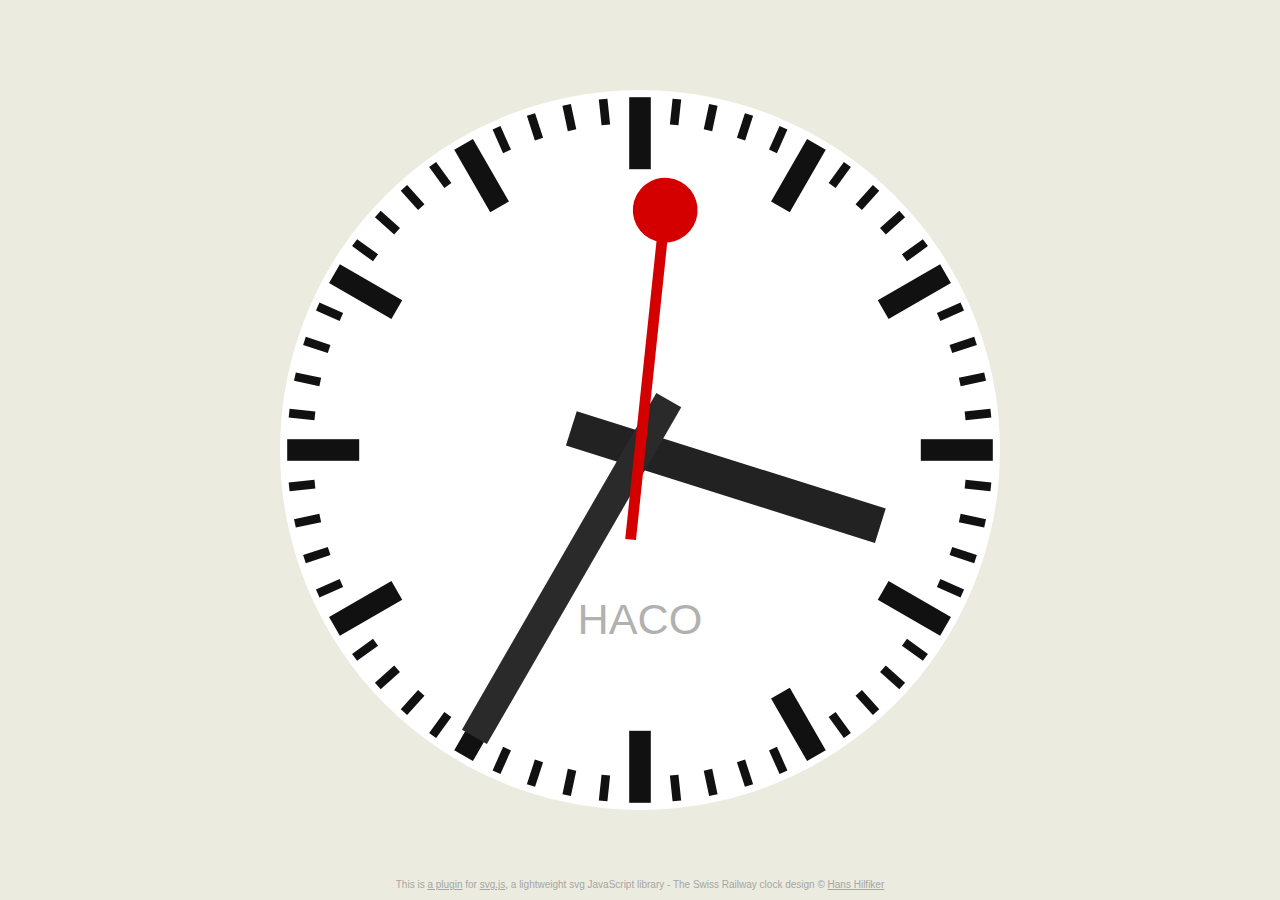
<file: HACO_System/src/main/webapp/resources/svg.clock.js-master/index.html>
<!DOCTYPE html>
<html>
  <head>
    <meta http-equiv="Content-type" content="text/html; charset=utf-8">
    <title>A clock built with the svg.js library, inspired by the Swiss Railway clock</title>
    <meta name="description" content="Inspired by the Swiss Railway Clock, a plugin for the svg.js library." />
    
    <style type="text/css" media="screen">
      html, body { background-color: #EBEBE0; width: 100%; height: 100%; overflow: hidden; margin: 0; padding: 0; font-family: 'Helvetica Neue, Helvetica', Arial, sans-serif; font-weight: 300; }
      html, a { color: #A6A6A4; }
      #canvas { position: relative; height: 80%; top: 10%; margin: 0 5% 0 5%; }
      #copyright { width: 600px; margin-left: -300px; left: 50%; bottom: 0px; text-align: center; font-size: 10px; position: absolute; }
      
    </style>
    
  </head>
  
  <body>
    <figure id="canvas"></figure>
    
    <p id="copyright">
      This is <a href="https://github.com/wout/svg.clock.js">a plugin</a> for <a href="http://svgjs.com">svg.js</a>, a lightweight svg JavaScript library - The Swiss Railway clock design &copy; <a href="http://en.wikipedia.org/wiki/Hans_Hilfiker" target="_blank">Hans Hilfiker</a>
    </p>
  </body>
  
  <script src="lib/svg.min.js" type="text/javascript" charset="utf-8"></script>
  <script src="lib/svg.easing.min.js" type="text/javascript" charset="utf-8"></script>
  <script src="svg.clock.min.js" type="text/javascript" charset="utf-8"></script>
  <script type="text/javascript" charset="utf-8">
    SVG('canvas').clock('100%').start()
  </script>
  
</html>
</file>
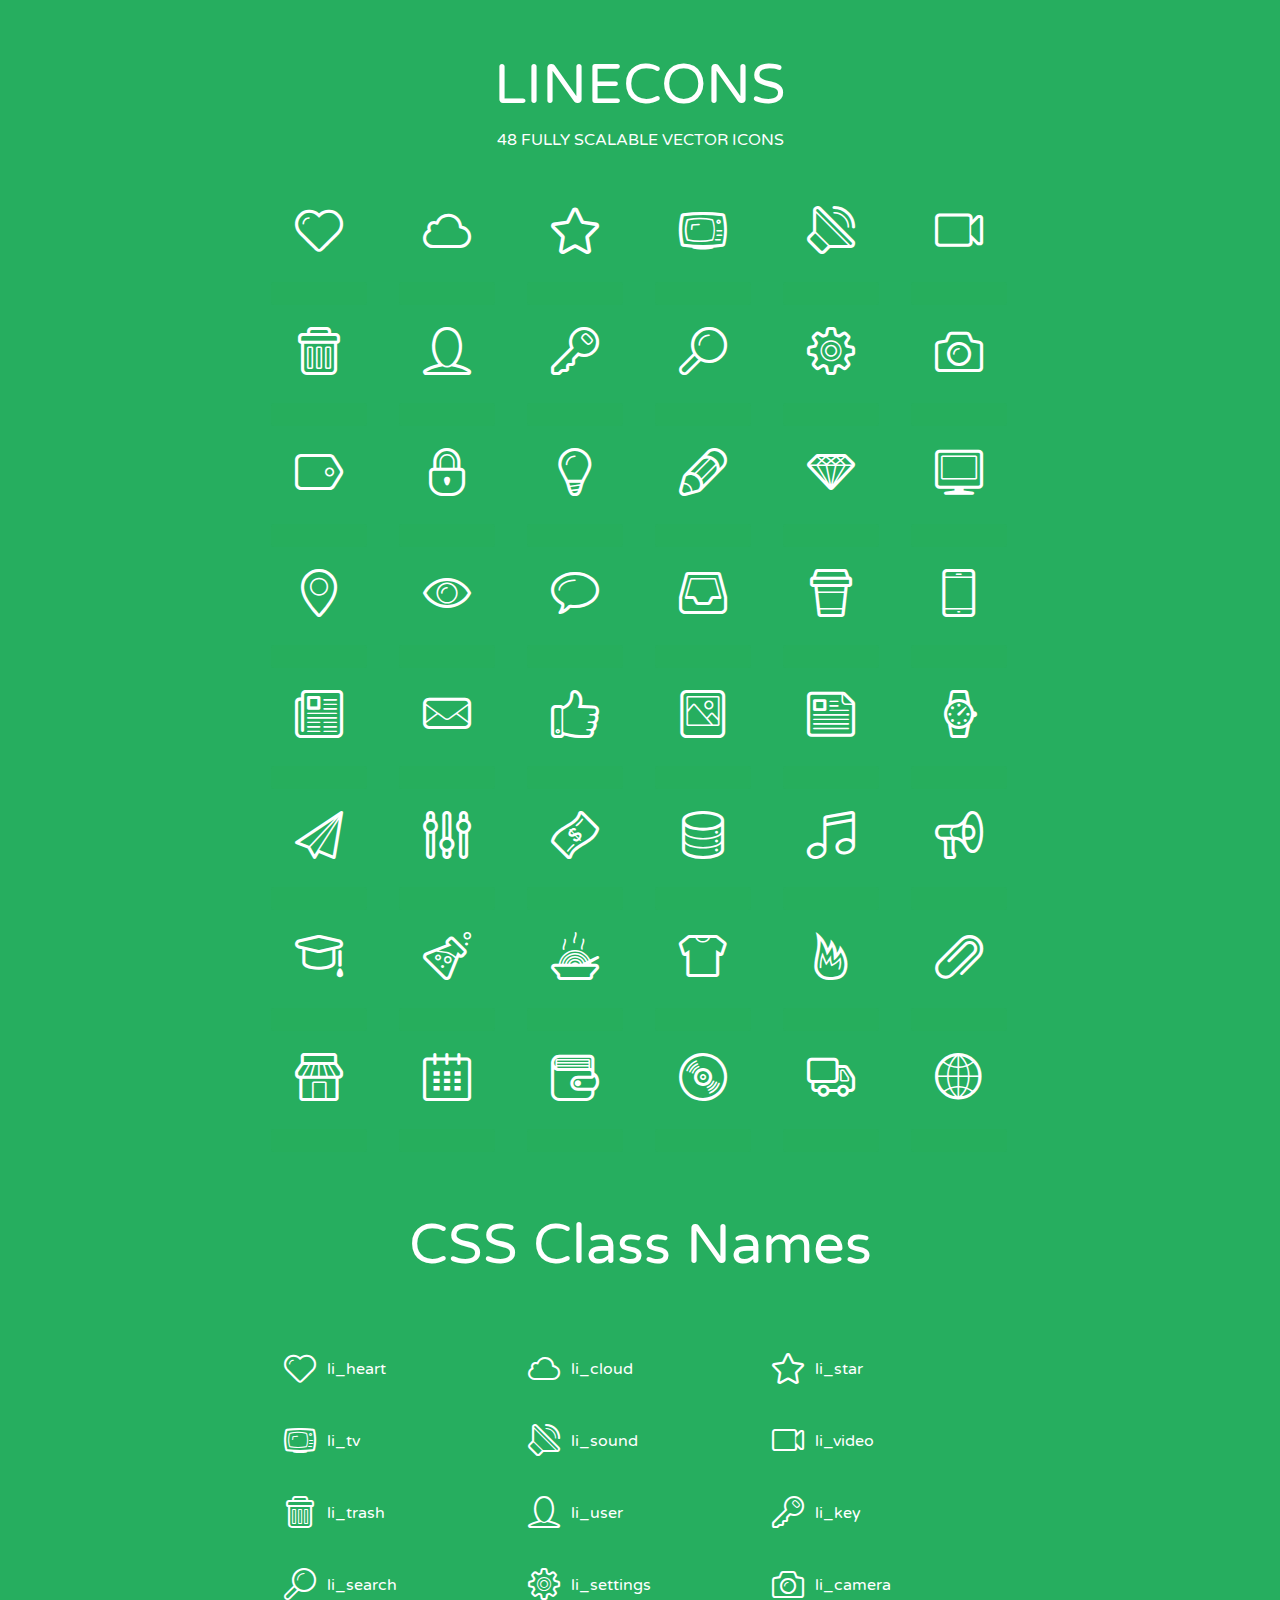
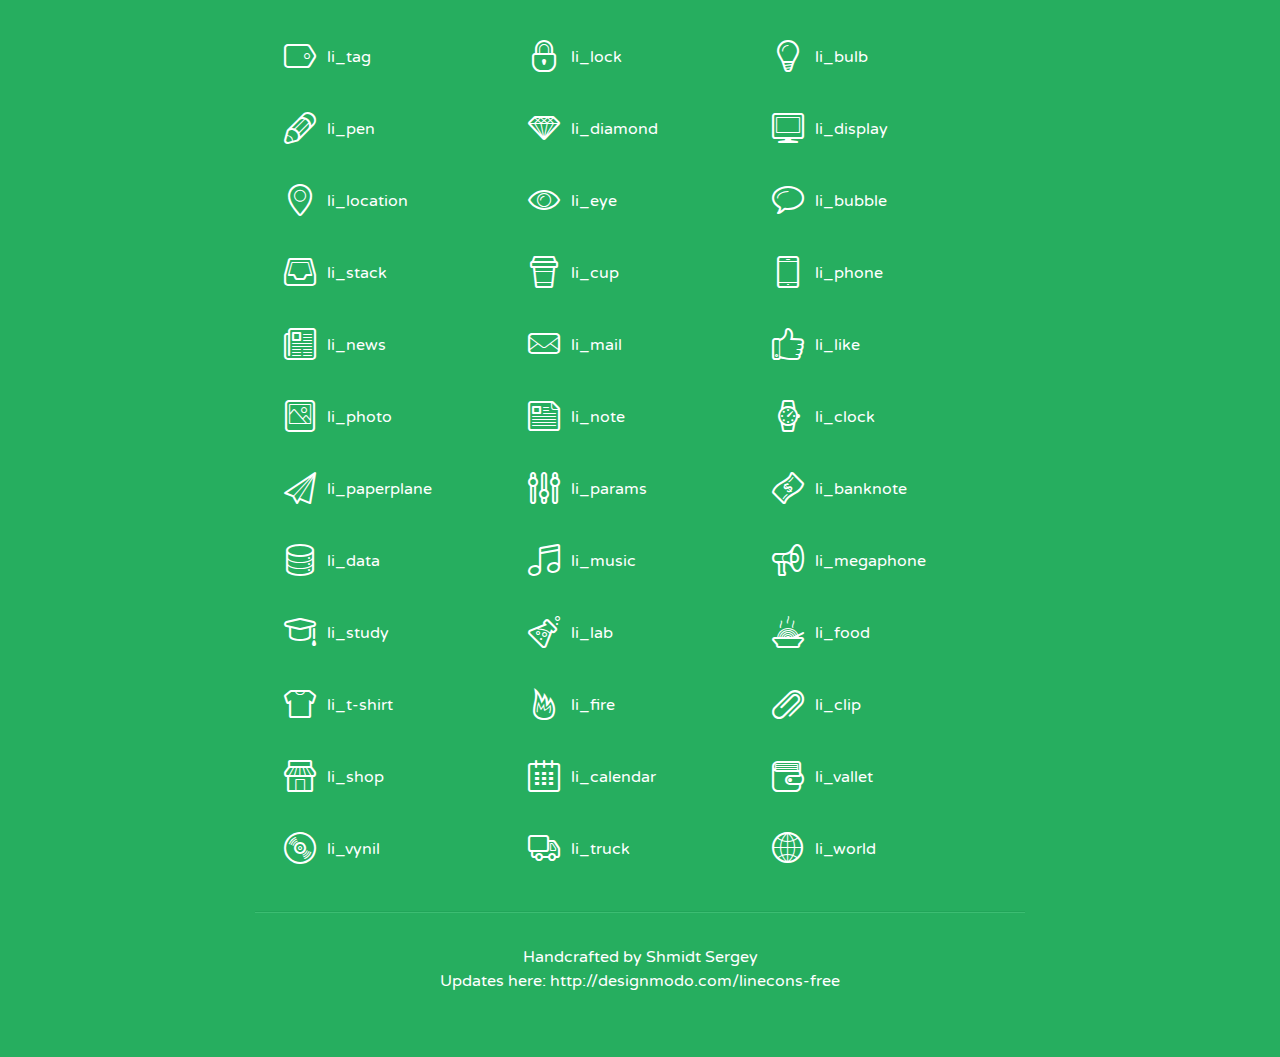
<file: Foundation/src/main/webapp/resources/assets/lineicons/index.html>
<!doctype html>
<html>
<head>
<title>LINECONS - 48 Fully Scalable Vector Icons</title>
<link rel="stylesheet" href="style.css" />
<link href='http://fonts.googleapis.com/css?family=Varela+Round' rel='stylesheet' type='text/css'>
<!--[if lte IE 7]><script src="lte-ie7.js"></script><![endif]-->

<!-- 

Thanks http://icomoon.io/app/ for amazing service!

-->


<style>
	section, header, footer {display: block;}
	body {
		font-family: 'Varela Round', sans-serif;
		color: #333333;
		line-height: 1.5;
		font-size: 16px;
		background:#26ae5f;
		color:white;
		-moz-text-shadow: 0 1px 1px rgba(0, 0, 0, 0.21);
		-webkit-text-shadow: 0 1px 1px rgba(0, 0, 0, 0.21);
	}
	* {
		-moz-box-sizing: border-box;
		-webkit-box-sizing: border-box;
		box-sizing: border-box;
		margin: 0;
		padding: 0;
	}
	.glyph {
		float: left;
		text-align: center;
		padding: .5em;
		margin: 0 .5em;
		width: 7em;
		border-radius: .375em;
		top:0;
		position:relative;
		-webkit-transition:0.2s ease-in;
		-o-transition:0.2s ease-in;
		-moz-transition:0.2s ease-in;
		-ie-transition:0.2s ease-in;
		transition:0.2s ease-in;
	}
	.glyph input {
		width: 100%;
		text-align: center;
		font-family: consolas, monospace;
		border-radius:3px;
		border:none;
		padding:4px;
		background:#26AE5C;
		color:#26AE5C;
		-webkit-transition:0.2s ease-in;
		-o-transition:0.2s ease-in;
		-moz-transition:0.2s ease-in;
		-ie-transition:0.2s ease-in;
		transition:0.2s ease-in;
	}
	.glyph:hover input {
		background:#26ae5f;
		padding:4px;
		color:#ffffff;
	}
	.glyph:hover {
		-webkit-transition: all 0.5s ease-out;
		background:#222821;
		color:#fff;
		text-shadow: none;
		-moz-text-shadow: none;
		-webkit-text-shadow: none;
		top:-5px;
		position:relative;
	}
	.glyph input, .mtm {
		margin-top: .75em;
	}
	.w-main {
		width: 770px;
		text-align:center;
	}
	.centered {
		margin-left: auto;
		margin-right: auto;
	}
	.fs1 {
		font-size: 3em;
	}
	header {
		margin: 2em 0;
		padding-bottom: .5em;
	}
	header h1 {
		font-size: 3.5em;
		font-weight: normal;
	}
	.clearfix:before, .clearfix:after { content: ""; display: table; }
	.clearfix:after, .clear { clear: both; }
	footer {
		margin: 2em 0;
		padding: 2em 0;
		border-top: 1px solid rgb(60, 189, 114);
		box-shadow: 0 -1px rgb(33, 165, 89);
	}
	a, a:visited {
		color: #ffffff; text-decoration:none;
	}
	a:hover, a:focus {color: #222821; text-decoration:none;}
	.box1 {
		display: inline-block;
		width: 14em;
		padding: .25em .5em;
		margin: .5em 1em .5em 0;
		text-align:left;
		
	}
	.box1 span { 
		font-size:2em;
		position: relative;
		top: 0.25em;
		margin-right: 0.1em;
	}
</style>
</head>
<body>
	<div class="w-main centered">
	<section class="mtm clearfix" id="glyphs">
	<header>
		<h1>LINECONS</h1>
		<p>48 FULLY SCALABLE VECTOR ICONS</p>
	</header>
	<div class="glyph">
		<div class="fs1" aria-hidden="true" data-icon="&#xe000;"></div>
		<input type="text" readonly="readonly" value="&amp;#xe000;" />
	</div>
	<div class="glyph">
		<div class="fs1" aria-hidden="true" data-icon="&#xe001;"></div>
		<input type="text" readonly="readonly" value="&amp;#xe001;" />
	</div>
	<div class="glyph">
		<div class="fs1" aria-hidden="true" data-icon="&#xe002;"></div>
		<input type="text" readonly="readonly" value="&amp;#xe002;" />
	</div>
	<div class="glyph">
		<div class="fs1" aria-hidden="true" data-icon="&#xe003;"></div>
		<input type="text" readonly="readonly" value="&amp;#xe003;" />
	</div>
	<div class="glyph">
		<div class="fs1" aria-hidden="true" data-icon="&#xe004;"></div>
		<input type="text" readonly="readonly" value="&amp;#xe004;" />
	</div>
	<div class="glyph">
		<div class="fs1" aria-hidden="true" data-icon="&#xe005;"></div>
		<input type="text" readonly="readonly" value="&amp;#xe005;" />
	</div>
	<div class="glyph">
		<div class="fs1" aria-hidden="true" data-icon="&#xe006;"></div>
		<input type="text" readonly="readonly" value="&amp;#xe006;" />
	</div>
	<div class="glyph">
		<div class="fs1" aria-hidden="true" data-icon="&#xe007;"></div>
		<input type="text" readonly="readonly" value="&amp;#xe007;" />
	</div>
	<div class="glyph">
		<div class="fs1" aria-hidden="true" data-icon="&#xe008;"></div>
		<input type="text" readonly="readonly" value="&amp;#xe008;" />
	</div>
	<div class="glyph">
		<div class="fs1" aria-hidden="true" data-icon="&#xe009;"></div>
		<input type="text" readonly="readonly" value="&amp;#xe009;" />
	</div>
	<div class="glyph">
		<div class="fs1" aria-hidden="true" data-icon="&#xe00a;"></div>
		<input type="text" readonly="readonly" value="&amp;#xe00a;" />
	</div>
	<div class="glyph">
		<div class="fs1" aria-hidden="true" data-icon="&#xe00b;"></div>
		<input type="text" readonly="readonly" value="&amp;#xe00b;" />
	</div>
	<div class="glyph">
		<div class="fs1" aria-hidden="true" data-icon="&#xe00c;"></div>
		<input type="text" readonly="readonly" value="&amp;#xe00c;" />
	</div>
	<div class="glyph">
		<div class="fs1" aria-hidden="true" data-icon="&#xe00d;"></div>
		<input type="text" readonly="readonly" value="&amp;#xe00d;" />
	</div>
	<div class="glyph">
		<div class="fs1" aria-hidden="true" data-icon="&#xe00e;"></div>
		<input type="text" readonly="readonly" value="&amp;#xe00e;" />
	</div>
	<div class="glyph">
		<div class="fs1" aria-hidden="true" data-icon="&#xe00f;"></div>
		<input type="text" readonly="readonly" value="&amp;#xe00f;" />
	</div>
	<div class="glyph">
		<div class="fs1" aria-hidden="true" data-icon="&#xe010;"></div>
		<input type="text" readonly="readonly" value="&amp;#xe010;" />
	</div>
	<div class="glyph">
		<div class="fs1" aria-hidden="true" data-icon="&#xe011;"></div>
		<input type="text" readonly="readonly" value="&amp;#xe011;" />
	</div>
	<div class="glyph">
		<div class="fs1" aria-hidden="true" data-icon="&#xe012;"></div>
		<input type="text" readonly="readonly" value="&amp;#xe012;" />
	</div>
	<div class="glyph">
		<div class="fs1" aria-hidden="true" data-icon="&#xe013;"></div>
		<input type="text" readonly="readonly" value="&amp;#xe013;" />
	</div>
	<div class="glyph">
		<div class="fs1" aria-hidden="true" data-icon="&#xe014;"></div>
		<input type="text" readonly="readonly" value="&amp;#xe014;" />
	</div>
	<div class="glyph">
		<div class="fs1" aria-hidden="true" data-icon="&#xe015;"></div>
		<input type="text" readonly="readonly" value="&amp;#xe015;" />
	</div>
	<div class="glyph">
		<div class="fs1" aria-hidden="true" data-icon="&#xe016;"></div>
		<input type="text" readonly="readonly" value="&amp;#xe016;" />
	</div>
	<div class="glyph">
		<div class="fs1" aria-hidden="true" data-icon="&#xe017;"></div>
		<input type="text" readonly="readonly" value="&amp;#xe017;" />
	</div>
	<div class="glyph">
		<div class="fs1" aria-hidden="true" data-icon="&#xe018;"></div>
		<input type="text" readonly="readonly" value="&amp;#xe018;" />
	</div>
	<div class="glyph">
		<div class="fs1" aria-hidden="true" data-icon="&#xe019;"></div>
		<input type="text" readonly="readonly" value="&amp;#xe019;" />
	</div>
	<div class="glyph">
		<div class="fs1" aria-hidden="true" data-icon="&#xe01a;"></div>
		<input type="text" readonly="readonly" value="&amp;#xe01a;" />
	</div>
	<div class="glyph">
		<div class="fs1" aria-hidden="true" data-icon="&#xe01b;"></div>
		<input type="text" readonly="readonly" value="&amp;#xe01b;" />
	</div>
	<div class="glyph">
		<div class="fs1" aria-hidden="true" data-icon="&#xe01c;"></div>
		<input type="text" readonly="readonly" value="&amp;#xe01c;" />
	</div>
	<div class="glyph">
		<div class="fs1" aria-hidden="true" data-icon="&#xe01d;"></div>
		<input type="text" readonly="readonly" value="&amp;#xe01d;" />
	</div>
	<div class="glyph">
		<div class="fs1" aria-hidden="true" data-icon="&#xe01e;"></div>
		<input type="text" readonly="readonly" value="&amp;#xe01e;" />
	</div>
	<div class="glyph">
		<div class="fs1" aria-hidden="true" data-icon="&#xe01f;"></div>
		<input type="text" readonly="readonly" value="&amp;#xe01f;" />
	</div>
	<div class="glyph">
		<div class="fs1" aria-hidden="true" data-icon="&#xe020;"></div>
		<input type="text" readonly="readonly" value="&amp;#xe020;" />
	</div>
	<div class="glyph">
		<div class="fs1" aria-hidden="true" data-icon="&#xe021;"></div>
		<input type="text" readonly="readonly" value="&amp;#xe021;" />
	</div>
	<div class="glyph">
		<div class="fs1" aria-hidden="true" data-icon="&#xe022;"></div>
		<input type="text" readonly="readonly" value="&amp;#xe022;" />
	</div>
	<div class="glyph">
		<div class="fs1" aria-hidden="true" data-icon="&#xe023;"></div>
		<input type="text" readonly="readonly" value="&amp;#xe023;" />
	</div>
	<div class="glyph">
		<div class="fs1" aria-hidden="true" data-icon="&#xe024;"></div>
		<input type="text" readonly="readonly" value="&amp;#xe024;" />
	</div>
	<div class="glyph">
		<div class="fs1" aria-hidden="true" data-icon="&#xe025;"></div>
		<input type="text" readonly="readonly" value="&amp;#xe025;" />
	</div>
	<div class="glyph">
		<div class="fs1" aria-hidden="true" data-icon="&#xe026;"></div>
		<input type="text" readonly="readonly" value="&amp;#xe026;" />
	</div>
	<div class="glyph">
		<div class="fs1" aria-hidden="true" data-icon="&#xe027;"></div>
		<input type="text" readonly="readonly" value="&amp;#xe027;" />
	</div>
	<div class="glyph">
		<div class="fs1" aria-hidden="true" data-icon="&#xe028;"></div>
		<input type="text" readonly="readonly" value="&amp;#xe028;" />
	</div>
	<div class="glyph">
		<div class="fs1" aria-hidden="true" data-icon="&#xe029;"></div>
		<input type="text" readonly="readonly" value="&amp;#xe029;" />
	</div>
	<div class="glyph">
		<div class="fs1" aria-hidden="true" data-icon="&#xe02a;"></div>
		<input type="text" readonly="readonly" value="&amp;#xe02a;" />
	</div>
	<div class="glyph">
		<div class="fs1" aria-hidden="true" data-icon="&#xe02b;"></div>
		<input type="text" readonly="readonly" value="&amp;#xe02b;" />
	</div>
	<div class="glyph">
		<div class="fs1" aria-hidden="true" data-icon="&#xe02c;"></div>
		<input type="text" readonly="readonly" value="&amp;#xe02c;" />
	</div>
	<div class="glyph">
		<div class="fs1" aria-hidden="true" data-icon="&#xe02d;"></div>
		<input type="text" readonly="readonly" value="&amp;#xe02d;" />
	</div>
	<div class="glyph">
		<div class="fs1" aria-hidden="true" data-icon="&#xe02e;"></div>
		<input type="text" readonly="readonly" value="&amp;#xe02e;" />
	</div>
	<div class="glyph">
		<div class="fs1" aria-hidden="true" data-icon="&#xe02f;"></div>
		<input type="text" readonly="readonly" value="&amp;#xe02f;" />
	</div>
	</section>
	<div class="clear"></div>
	<section class="mtm clearfix" id="glyphs">
	<header>
		<h1>CSS Class Names</h1>
	</header>
	<span class="box1">
		<span aria-hidden="true" class="li_heart"></span>
		&nbsp;li_heart
	</span>
	<span class="box1">
		<span aria-hidden="true" class="li_cloud"></span>
		&nbsp;li_cloud
	</span>
	<span class="box1">
		<span aria-hidden="true" class="li_star"></span>
		&nbsp;li_star
	</span>
	<span class="box1">
		<span aria-hidden="true" class="li_tv"></span>
		&nbsp;li_tv
	</span>
	<span class="box1">
		<span aria-hidden="true" class="li_sound"></span>
		&nbsp;li_sound
	</span>
	<span class="box1">
		<span aria-hidden="true" class="li_video"></span>
		&nbsp;li_video
	</span>
	<span class="box1">
		<span aria-hidden="true" class="li_trash"></span>
		&nbsp;li_trash
	</span>
	<span class="box1">
		<span aria-hidden="true" class="li_user"></span>
		&nbsp;li_user
	</span>
	<span class="box1">
		<span aria-hidden="true" class="li_key"></span>
		&nbsp;li_key
	</span>
	<span class="box1">
		<span aria-hidden="true" class="li_search"></span>
		&nbsp;li_search
	</span>
	<span class="box1">
		<span aria-hidden="true" class="li_settings"></span>
		&nbsp;li_settings
	</span>
	<span class="box1">
		<span aria-hidden="true" class="li_camera"></span>
		&nbsp;li_camera
	</span>
	<span class="box1">
		<span aria-hidden="true" class="li_tag"></span>
		&nbsp;li_tag
	</span>
	<span class="box1">
		<span aria-hidden="true" class="li_lock"></span>
		&nbsp;li_lock
	</span>
	<span class="box1">
		<span aria-hidden="true" class="li_bulb"></span>
		&nbsp;li_bulb
	</span>
	<span class="box1">
		<span aria-hidden="true" class="li_pen"></span>
		&nbsp;li_pen
	</span>
	<span class="box1">
		<span aria-hidden="true" class="li_diamond"></span>
		&nbsp;li_diamond
	</span>
	<span class="box1">
		<span aria-hidden="true" class="li_display"></span>
		&nbsp;li_display
	</span>
	<span class="box1">
		<span aria-hidden="true" class="li_location"></span>
		&nbsp;li_location
	</span>
	<span class="box1">
		<span aria-hidden="true" class="li_eye"></span>
		&nbsp;li_eye
	</span>
	<span class="box1">
		<span aria-hidden="true" class="li_bubble"></span>
		&nbsp;li_bubble
	</span>
	<span class="box1">
		<span aria-hidden="true" class="li_stack"></span>
		&nbsp;li_stack
	</span>
	<span class="box1">
		<span aria-hidden="true" class="li_cup"></span>
		&nbsp;li_cup
	</span>
	<span class="box1">
		<span aria-hidden="true" class="li_phone"></span>
		&nbsp;li_phone
	</span>
	<span class="box1">
		<span aria-hidden="true" class="li_news"></span>
		&nbsp;li_news
	</span>
	<span class="box1">
		<span aria-hidden="true" class="li_mail"></span>
		&nbsp;li_mail
	</span>
	<span class="box1">
		<span aria-hidden="true" class="li_like"></span>
		&nbsp;li_like
	</span>
	<span class="box1">
		<span aria-hidden="true" class="li_photo"></span>
		&nbsp;li_photo
	</span>
	<span class="box1">
		<span aria-hidden="true" class="li_note"></span>
		&nbsp;li_note
	</span>
	<span class="box1">
		<span aria-hidden="true" class="li_clock"></span>
		&nbsp;li_clock
	</span>
	<span class="box1">
		<span aria-hidden="true" class="li_paperplane"></span>
		&nbsp;li_paperplane
	</span>
	<span class="box1">
		<span aria-hidden="true" class="li_params"></span>
		&nbsp;li_params
	</span>
	<span class="box1">
		<span aria-hidden="true" class="li_banknote"></span>
		&nbsp;li_banknote
	</span>
	<span class="box1">
		<span aria-hidden="true" class="li_data"></span>
		&nbsp;li_data
	</span>
	<span class="box1">
		<span aria-hidden="true" class="li_music"></span>
		&nbsp;li_music
	</span>
	<span class="box1">
		<span aria-hidden="true" class="li_megaphone"></span>
		&nbsp;li_megaphone
	</span>
	<span class="box1">
		<span aria-hidden="true" class="li_study"></span>
		&nbsp;li_study
	</span>
	<span class="box1">
		<span aria-hidden="true" class="li_lab"></span>
		&nbsp;li_lab
	</span>
	<span class="box1">
		<span aria-hidden="true" class="li_food"></span>
		&nbsp;li_food
	</span>
	<span class="box1">
		<span aria-hidden="true" class="li_t-shirt"></span>
		&nbsp;li_t-shirt
	</span>
	<span class="box1">
		<span aria-hidden="true" class="li_fire"></span>
		&nbsp;li_fire
	</span>
	<span class="box1">
		<span aria-hidden="true" class="li_clip"></span>
		&nbsp;li_clip
	</span>
	<span class="box1">
		<span aria-hidden="true" class="li_shop"></span>
		&nbsp;li_shop
	</span>
	<span class="box1">
		<span aria-hidden="true" class="li_calendar"></span>
		&nbsp;li_calendar
	</span>
	<span class="box1">
		<span aria-hidden="true" class="li_vallet"></span>
		&nbsp;li_vallet
	</span>
	<span class="box1">
		<span aria-hidden="true" class="li_vynil"></span>
		&nbsp;li_vynil
	</span>
	<span class="box1">
		<span aria-hidden="true" class="li_truck"></span>
		&nbsp;li_truck
	</span>
	<span class="box1">
		<span aria-hidden="true" class="li_world"></span>
		&nbsp;li_world
	</span>
	</section>
	<footer>
		<p>Handcrafted by <a href="http://shmidt.in">Shmidt Sergey</a></p>
		<p>Updates here: <a href="http://designmodo.com/linecons-free">http://designmodo.com/linecons-free</a></p>
	</footer>
	</div>
	<script>
	document.getElementById("glyphs").addEventListener("click", function(e) {
		var target = e.target;
		if (target.tagName === "INPUT") {
			target.select();
		}
	});
	</script>
</body>
</html>
</file>
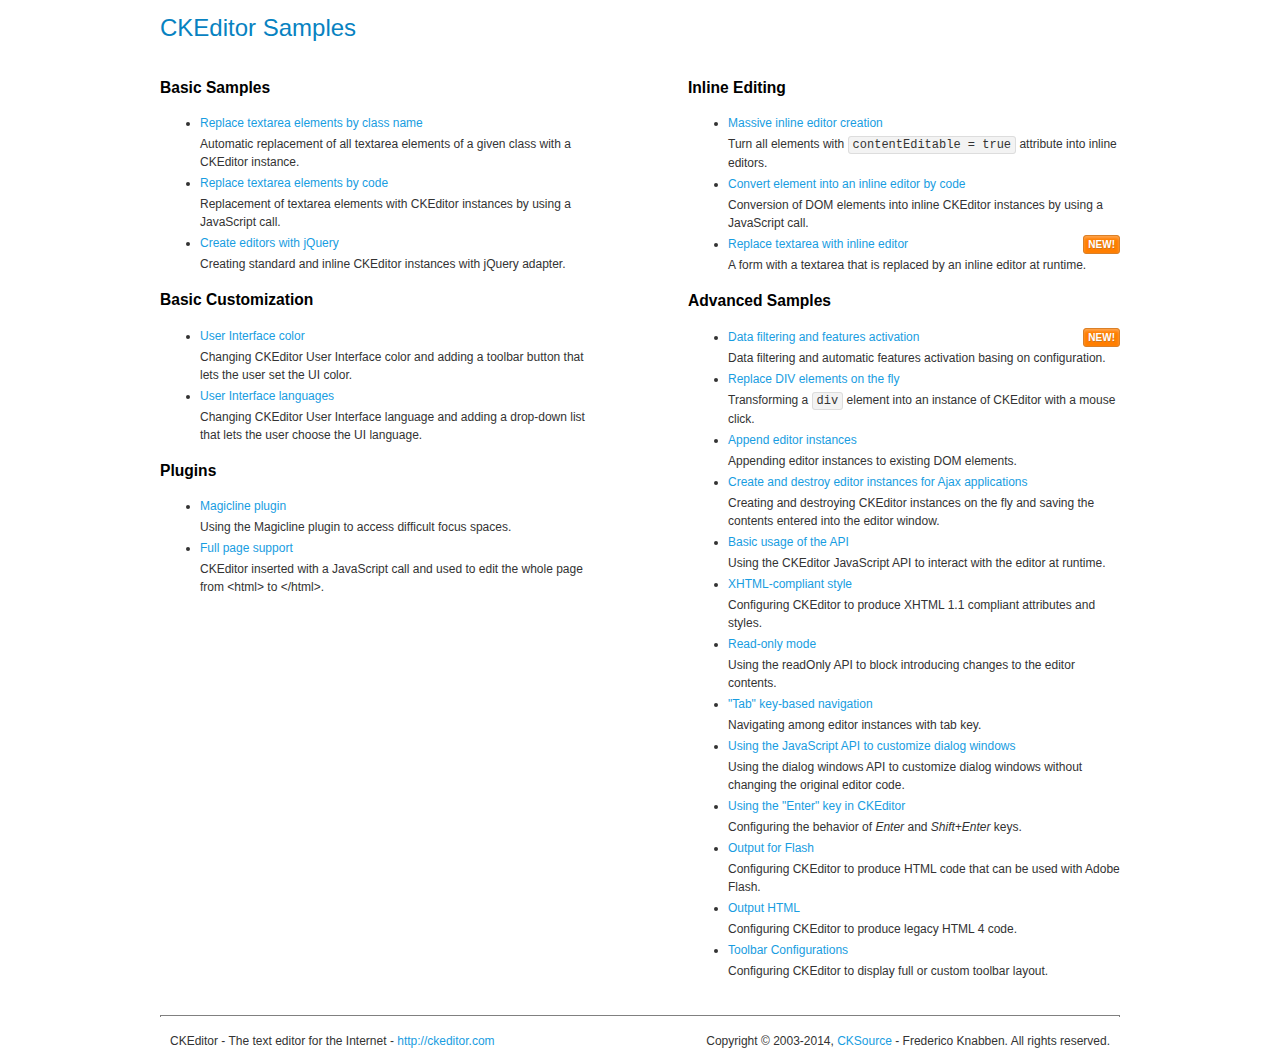
<file: HACO_System/src/main/webapp/resources/ckeditor/samples/index.html>
<!DOCTYPE html>
<!--
Copyright (c) 2003-2014, CKSource - Frederico Knabben. All rights reserved.
For licensing, see LICENSE.md or http://ckeditor.com/license
-->
<html>
<head>
	<meta charset="utf-8">
	<title>CKEditor Samples</title>
	<link rel="stylesheet" href="sample.css">
</head>
<body>
	<h1 class="samples">
		CKEditor Samples
	</h1>
	<div class="twoColumns">
		<div class="twoColumnsLeft">
			<h2 class="samples">
				Basic Samples
			</h2>
			<dl class="samples">
				<dt><a class="samples" href="replacebyclass.html">Replace textarea elements by class name</a></dt>
				<dd>Automatic replacement of all textarea elements of a given class with a CKEditor instance.</dd>

				<dt><a class="samples" href="replacebycode.html">Replace textarea elements by code</a></dt>
				<dd>Replacement of textarea elements with CKEditor instances by using a JavaScript call.</dd>

				<dt><a class="samples" href="jquery.html">Create editors with jQuery</a></dt>
				<dd>Creating standard and inline CKEditor instances with jQuery adapter.</dd>
			</dl>

			<h2 class="samples">
				Basic Customization
			</h2>
			<dl class="samples">
				<dt><a class="samples" href="uicolor.html">User Interface color</a></dt>
				<dd>Changing CKEditor User Interface color and adding a toolbar button that lets the user set the UI color.</dd>

				<dt><a class="samples" href="uilanguages.html">User Interface languages</a></dt>
				<dd>Changing CKEditor User Interface language and adding a drop-down list that lets the user choose the UI language.</dd>
			</dl>


			<h2 class="samples">Plugins</h2>
<dl class="samples">
<dt><a class="samples" href="plugins/magicline/magicline.html">Magicline plugin</a></dt>
<dd>Using the Magicline plugin to access difficult focus spaces.</dd>

<dt><a class="samples" href="plugins/wysiwygarea/fullpage.html">Full page support</a></dt>
<dd>CKEditor inserted with a JavaScript call and used to edit the whole page from &lt;html&gt; to &lt;/html&gt;.</dd>
</dl>
		</div>
		<div class="twoColumnsRight">
			<h2 class="samples">
				Inline Editing
			</h2>
			<dl class="samples">
				<dt><a class="samples" href="inlineall.html">Massive inline editor creation</a></dt>
				<dd>Turn all elements with <code>contentEditable = true</code> attribute into inline editors.</dd>

				<dt><a class="samples" href="inlinebycode.html">Convert element into an inline editor by code</a></dt>
				<dd>Conversion of DOM elements into inline CKEditor instances by using a JavaScript call.</dd>

				<dt><a class="samples" href="inlinetextarea.html">Replace textarea with inline editor</a> <span class="new">New!</span></dt>
				<dd>A form with a textarea that is replaced by an inline editor at runtime.</dd>

				
			</dl>

			<h2 class="samples">
				Advanced Samples
			</h2>
			<dl class="samples">
				<dt><a class="samples" href="datafiltering.html">Data filtering and features activation</a> <span class="new">New!</span></dt>
				<dd>Data filtering and automatic features activation basing on configuration.</dd>

				<dt><a class="samples" href="divreplace.html">Replace DIV elements on the fly</a></dt>
				<dd>Transforming a <code>div</code> element into an instance of CKEditor with a mouse click.</dd>

				<dt><a class="samples" href="appendto.html">Append editor instances</a></dt>
				<dd>Appending editor instances to existing DOM elements.</dd>

				<dt><a class="samples" href="ajax.html">Create and destroy editor instances for Ajax applications</a></dt>
				<dd>Creating and destroying CKEditor instances on the fly and saving the contents entered into the editor window.</dd>

				<dt><a class="samples" href="api.html">Basic usage of the API</a></dt>
				<dd>Using the CKEditor JavaScript API to interact with the editor at runtime.</dd>

				<dt><a class="samples" href="xhtmlstyle.html">XHTML-compliant style</a></dt>
				<dd>Configuring CKEditor to produce XHTML 1.1 compliant attributes and styles.</dd>

				<dt><a class="samples" href="readonly.html">Read-only mode</a></dt>
				<dd>Using the readOnly API to block introducing changes to the editor contents.</dd>

				<dt><a class="samples" href="tabindex.html">"Tab" key-based navigation</a></dt>
				<dd>Navigating among editor instances with tab key.</dd>


				
<dt><a class="samples" href="plugins/dialog/dialog.html">Using the JavaScript API to customize dialog windows</a></dt>
<dd>Using the dialog windows API to customize dialog windows without changing the original editor code.</dd>

<dt><a class="samples" href="plugins/enterkey/enterkey.html">Using the &quot;Enter&quot; key in CKEditor</a></dt>
<dd>Configuring the behavior of <em>Enter</em> and <em>Shift+Enter</em> keys.</dd>

<dt><a class="samples" href="plugins/htmlwriter/outputforflash.html">Output for Flash</a></dt>
<dd>Configuring CKEditor to produce HTML code that can be used with Adobe Flash.</dd>

<dt><a class="samples" href="plugins/htmlwriter/outputhtml.html">Output HTML</a></dt>
<dd>Configuring CKEditor to produce legacy HTML 4 code.</dd>

<dt><a class="samples" href="plugins/toolbar/toolbar.html">Toolbar Configurations</a></dt>
<dd>Configuring CKEditor to display full or custom toolbar layout.</dd>

			</dl>
		</div>
	</div>
	<div id="footer">
		<hr>
		<p>
			CKEditor - The text editor for the Internet - <a class="samples" href="http://ckeditor.com/">http://ckeditor.com</a>
		</p>
		<p id="copy">
			Copyright &copy; 2003-2014, <a class="samples" href="http://cksource.com/">CKSource</a> - Frederico Knabben. All rights reserved.
		</p>
	</div>
</body>
</html>
</file>
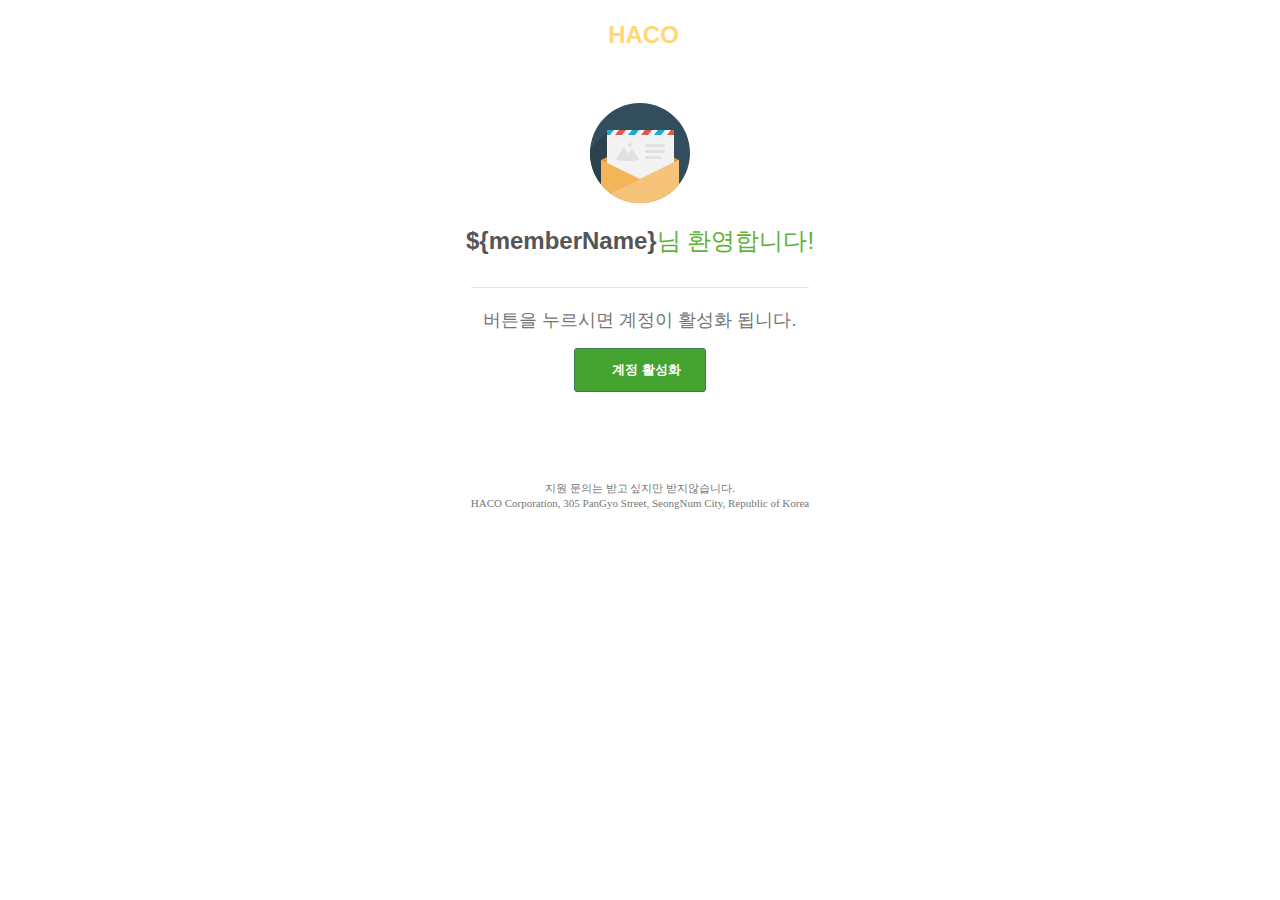
<file: HACO_System/src/main/webapp/WEB-INF/views/emailTemplate.html>
<html>
<body>
<table class="email-container" width="584" style="margin-top: 0;margin-right: auto;margin-bottom: 0;margin-left: auto;max-width: 584px;">
    <tbody><tr><td>
        <table class="header" width="584" style="width: 584px; min-width: 584px;">
          <tbody><tr><td style="padding-top: 6px; padding-bottom: 6px; padding-left: 8px;">
              <a href="${homepage}" title="Haco" style="color: #ffd777; font-size:20px; font-weight: 900; font-family: 'Ruda','Nanum Gothic', Dotum, sans-serif; text-decoration: none;" target="_blank">
				<h1 style="text-align:center; font-weight: normal; font-family: helvetica, arial, sans-serif; font-size: 24px; line-height: 32px; margin-top: 0; margin-right: 0; margin-bottom: 12px; margin-left: 0;">
                  <b>HACO</b>
                </h1>
              </a>
            </td></tr>
        </tbody></table>
        <table class="ll-inception-point" style="background: #FFF; border-collapse: collapse; mso-table-lspace: 0pt; mso-table-rspace: 0pt; max-width: 100%; width: 100%;" width="100%" cellpadding="0" cellspacing="0">
  <tbody><tr><td>
        <table class="l-pad" style="text-align:center; border-collapse: collapse; mso-table-lspace: 0pt; mso-table-rspace: 0pt; max-width: 100%; width: 100%;" width="100%" cellpadding="32" cellspacing="0">
          <tbody><tr><td style="padding-bottom: 35px;">
                <table align="center" class="illustration" style="border-collapse: collapse; mso-table-lspace: 0pt; mso-table-rspace: 0pt; width: 100%; margin-bottom: 22px;" width="100%" cellpadding="0" cellspacing="0">
                  <tbody><tr><td align="center">
						<img src="[data-uri]">                        
                      </td></tr></tbody>
                </table>
                <!-- End Illustration -->
                <h1 style="text-align:center; font-weight: normal; font-family: Malgun Gothic ,helvetica, arial, sans-serif; color: #5fb336; font-size: 24px; line-height: 32px; margin-top: 0; margin-right: 0; margin-bottom: 12px; margin-left: 0;">
                  <b style="color:#555;">${memberName}</b>님 환영합니다!
                </h1>
                <!-- Begin Dark Horizontal Rule -->
                <table align="center" class="hr hr-small" style="display:inline-block;border-collapse: collapse; mso-table-lspace: 0pt; mso-table-rspace: 0pt; width: 338px; clear: both; " width="65%" cellpadding="0" cellspacing="0">
                  <tbody>
                  	<tr><td style="width: 338px; height: 15px; height="32">&nbsp;</td></tr>
                  	<tr><td style="width: 338px; height: 20px; border-top-width: 1px; border-top-color: #e7e4e3; border-top-style: solid; height="32">&nbsp;</td></tr>
                  </tbody>
                </table>
                <!-- End Dark Horizontal Rule -->
                <p style="text-align:center; color: #747474; font-family: helvetica, arial, sans-serif; font-size: 18px; line-height: 24px; margin-top: 0; margin-right: 0; margin-bottom: 14px; margin-left: 0;">
                  버튼을 누르시면 계정이 활성화 됩니다.
                </p>
                <p style="text-align:center;">
                <table class="btn" style="display:inline-block;text-align:center;border-collapse: separate; mso-table-lspace: 0pt; mso-table-rspace: 0pt; margin-bottom: 18px;" cellpadding="0" cellspacing="0">
                  <tbody><tr><td style="color: #FFFFFF; font-weight: normal; white-space: nowrap; background-image: url('https://www.evernote.com/redesign/global/img/mail-premium-button-background.png'); background-repeat: repeat-x; background-position: top left; background-color: #45a32f; border-right-width: 1px; border-bottom-width: 1px; border-top-width: 1px; border-left-style: solid; border-bottom-style: solid; border-top-style: solid; border-right-style: solid; border-top-color: #3e7a52; border-right-color: #3e7a52; border-bottom-color: #3e7a52; border-left-color: #3e7a52; border-left-width: 1px; -webkit-border-radius: 3px; -moz-border-radius: 3px; -ms-border-radius: 3px; -o-border-radius: 3px; border-radius: 3px; height: 44px; " bgcolor="#45a32f">
                        <a href="${activationUrl}" target="_blank" style="color: white; text-decoration: none; font-size: 13px; font-weight: bold; text-align: center; vertical-align: baseline; cursor: pointer;">
                          <!--[if gte mso 9]>    <![endif]-->
                          <span style="color: white; padding-right: 18px; padding-top: 10px; padding-bottom: 10px; padding-left: 18px;">　계정 활성화　</span>
                          <!--[if gte mso 9]>    <![endif]-->
                        </a>
                      </td></tr></tbody>
                </table>
                </p>
                <p style="color: #747474; font-family: helvetica, arial, sans-serif; font-size: 14px; line-height: 20px; margin-top: 0px; margin-right: 0px; margin-bottom: 14px; margin-left: 0px;">
                	
                </p>
              </td></tr></tbody>
        </table>
        <!-- .l-pad -->
      </td></tr></tbody>
</table>
<!-- .ll-inception-point -->

                <table class="footer" width="584" cellpadding="20" style="color: #747778;font-size: 11px;line-height: 15px;margin-bottom: 20px;text-align: center;">
          <tbody><tr><td>
              <p style="margin-top: 0;margin-bottom: 0;margin-right: 0;margin-left: 0;padding-top: 0px;padding-right: 0px;padding-bottom: 0px;padding-left: 0px;">지원 문의는 받고 싶지만 받지않습니다. </p>

              <p style="margin-top: 0;margin-bottom: 0;margin-right: 0;margin-left: 0;padding-top: 0px;padding-right: 0px;padding-bottom: 0px;padding-left: 0px;">HACO Corporation, 305 PanGyo Street, SeongNum City, Republic of Korea</p>

            </td></tr>
        </tbody></table><!--end .footer-->
      </td></tr>
  </tbody></table>
 
 
 
</body>
 
</html>
</file>
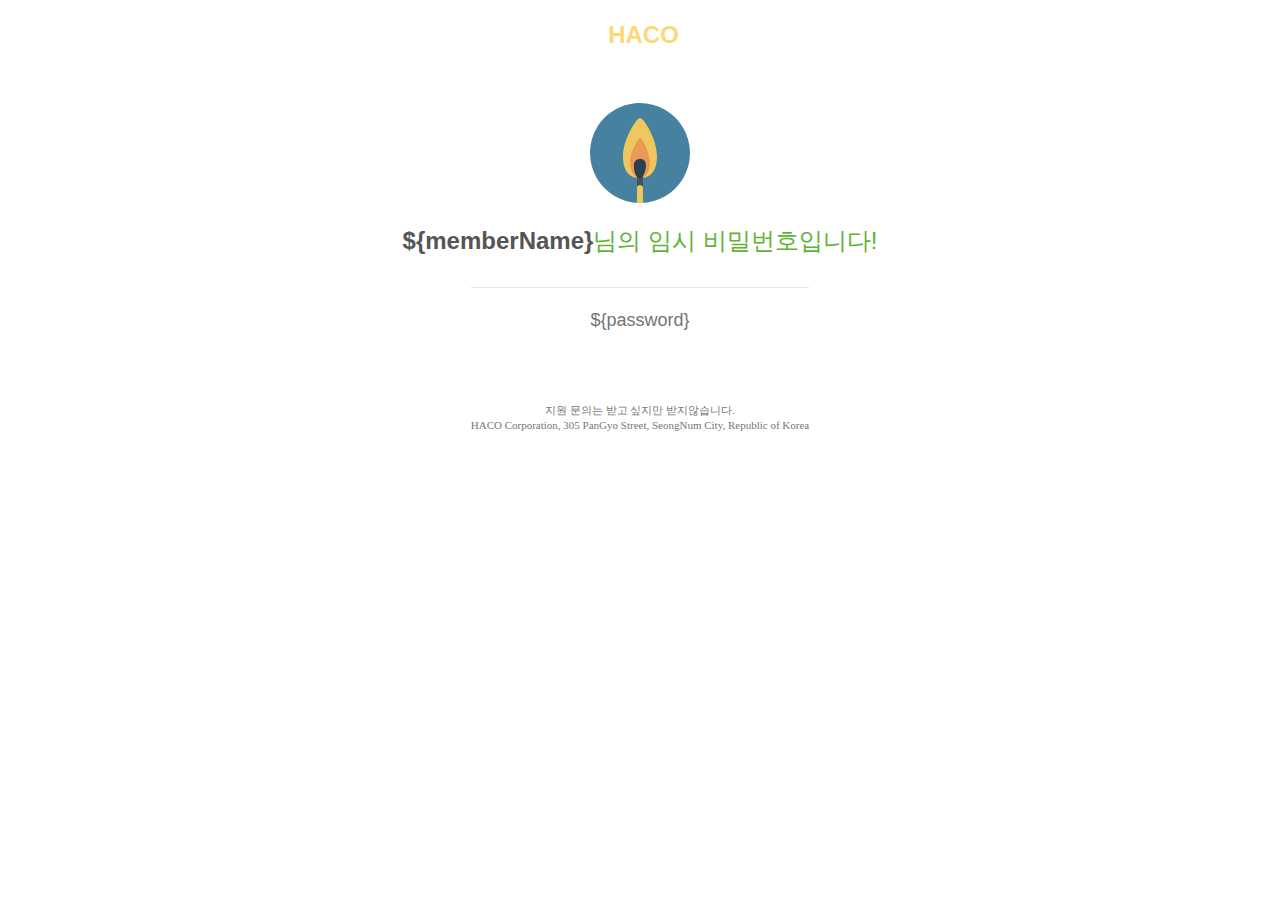
<file: HACO_System/src/main/webapp/WEB-INF/views/emailTemplatePassword.html>
<html>
<body>
<table class="email-container" width="584" style="margin-top: 0;margin-right: auto;margin-bottom: 0;margin-left: auto;max-width: 584px;">
    <tbody><tr><td>
        <table class="header" width="584" style="width: 584px; min-width: 584px;">
          <tbody><tr><td style="padding-top: 6px; padding-bottom: 6px; padding-left: 8px;">
              <a href="${homepage}" title="Haco" style="color: #ffd777; font-size:20px; font-weight: 900; font-family: 'Ruda','Nanum Gothic', Dotum, sans-serif; text-decoration: none;" target="_blank">
				<h1 style="text-align:center; font-weight: normal; font-family: helvetica, arial, sans-serif; font-size: 24px; line-height: 32px; margin-top: 0; margin-right: 0; margin-bottom: 12px; margin-left: 0;">
                  <b>HACO</b>
                </h1>
              </a>
            </td></tr>
        </tbody></table>
        <table class="ll-inception-point" style="background: #FFF; border-collapse: collapse; mso-table-lspace: 0pt; mso-table-rspace: 0pt; max-width: 100%; width: 100%;" width="100%" cellpadding="0" cellspacing="0">
  <tbody><tr><td>
        <table class="l-pad" style="text-align:center; border-collapse: collapse; mso-table-lspace: 0pt; mso-table-rspace: 0pt; max-width: 100%; width: 100%;" width="100%" cellpadding="32" cellspacing="0">
          <tbody><tr><td style="padding-bottom: 35px;">
                <table align="center" class="illustration" style="border-collapse: collapse; mso-table-lspace: 0pt; mso-table-rspace: 0pt; width: 100%; margin-bottom: 22px;" width="100%" cellpadding="0" cellspacing="0">
                  <tbody><tr><td align="center">
						<img src="[data-uri]">                        
                      </td></tr></tbody>
                </table>
                <!-- End Illustration -->
                <h1 style="text-align:center; font-weight: normal; font-family: Malgun Gothic ,helvetica, arial, sans-serif; color: #5fb336; font-size: 24px; line-height: 32px; margin-top: 0; margin-right: 0; margin-bottom: 12px; margin-left: 0;">
                  <b style="color:#555;">${memberName}</b>님의 임시 비밀번호입니다!
                </h1>
                <!-- Begin Dark Horizontal Rule -->
                <table align="center" class="hr hr-small" style="display:inline-block;border-collapse: collapse; mso-table-lspace: 0pt; mso-table-rspace: 0pt; width: 338px; clear: both; " width="65%" cellpadding="0" cellspacing="0">
                  <tbody>
                  	<tr><td style="width: 338px; height: 15px; height="32">&nbsp;</td></tr>
                  	<tr><td style="width: 338px; height: 20px; border-top-width: 1px; border-top-color: #e7e4e3; border-top-style: solid; height="32">&nbsp;</td></tr>
                  </tbody>
                </table>
                <!-- End Dark Horizontal Rule -->
                <p style="text-align:center; color: #747474; font-family: helvetica, arial, sans-serif; font-size: 18px; line-height: 24px; margin-top: 0; margin-right: 0; margin-bottom: 14px; margin-left: 0;">
                  ${password}
                </p>
                <p style="text-align:center;">
                <!-- <table class="btn" style="display:inline-block;text-align:center;border-collapse: separate; mso-table-lspace: 0pt; mso-table-rspace: 0pt; margin-bottom: 18px;" cellpadding="0" cellspacing="0">
                  <tbody><tr><td style="color: #FFFFFF; font-weight: normal; white-space: nowrap; background-image: url('https://www.evernote.com/redesign/global/img/mail-premium-button-background.png'); background-repeat: repeat-x; background-position: top left; background-color: #45a32f; border-right-width: 1px; border-bottom-width: 1px; border-top-width: 1px; border-left-style: solid; border-bottom-style: solid; border-top-style: solid; border-right-style: solid; border-top-color: #3e7a52; border-right-color: #3e7a52; border-bottom-color: #3e7a52; border-left-color: #3e7a52; border-left-width: 1px; -webkit-border-radius: 3px; -moz-border-radius: 3px; -ms-border-radius: 3px; -o-border-radius: 3px; border-radius: 3px; height: 44px; " bgcolor="#45a32f">
                        <a href="${activationUrl}" target="_blank" style="color: white; text-decoration: none; font-size: 13px; font-weight: bold; text-align: center; vertical-align: baseline; cursor: pointer;">
                          [if gte mso 9]>    <![endif]
                          <span style="color: white; padding-right: 18px; padding-top: 10px; padding-bottom: 10px; padding-left: 18px;">　계정 활성화　</span>
                          [if gte mso 9]>    <![endif]
                        </a>
                      </td></tr></tbody>
                </table> -->
                </p>
                <p style="color: #747474; font-family: helvetica, arial, sans-serif; font-size: 14px; line-height: 20px; margin-top: 0px; margin-right: 0px; margin-bottom: 14px; margin-left: 0px;">
                	
                </p>
              </td></tr></tbody>
        </table>
        <!-- .l-pad -->
      </td></tr></tbody>
</table>
<!-- .ll-inception-point -->

                <table class="footer" width="584" cellpadding="20" style="color: #747778;font-size: 11px;line-height: 15px;margin-bottom: 20px;text-align: center;">
          <tbody><tr><td>
              <p style="margin-top: 0;margin-bottom: 0;margin-right: 0;margin-left: 0;padding-top: 0px;padding-right: 0px;padding-bottom: 0px;padding-left: 0px;">지원 문의는 받고 싶지만 받지않습니다. </p>

              <p style="margin-top: 0;margin-bottom: 0;margin-right: 0;margin-left: 0;padding-top: 0px;padding-right: 0px;padding-bottom: 0px;padding-left: 0px;">HACO Corporation, 305 PanGyo Street, SeongNum City, Republic of Korea</p>

            </td></tr>
        </tbody></table><!--end .footer-->
      </td></tr>
  </tbody></table>
 
 
 
</body>
 
</html>
</file>
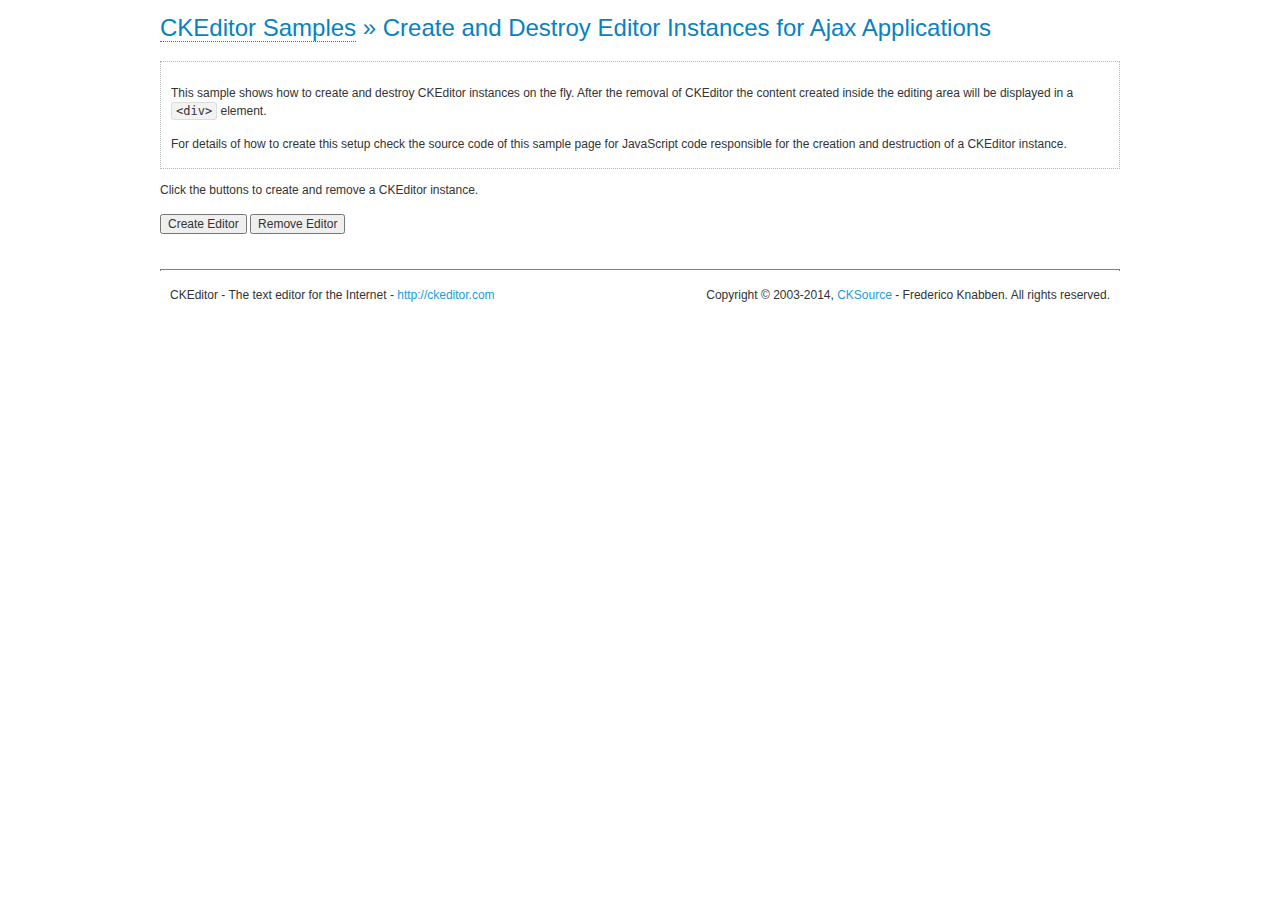
<file: HACO_System/src/main/webapp/resources/ckeditor/samples/ajax.html>
<!DOCTYPE html>
<!--
Copyright (c) 2003-2014, CKSource - Frederico Knabben. All rights reserved.
For licensing, see LICENSE.md or http://ckeditor.com/license
-->
<html>
<head>
	<meta charset="utf-8">
	<title>Ajax &mdash; CKEditor Sample</title>
	<script src="../ckeditor.js"></script>
	<link rel="stylesheet" href="sample.css">
	<script>

		var editor, html = '';

		function createEditor() {
			if ( editor )
				return;

			// Create a new editor inside the <div id="editor">, setting its value to html
			var config = {};
			editor = CKEDITOR.appendTo( 'editor', config, html );
		}

		function removeEditor() {
			if ( !editor )
				return;

			// Retrieve the editor contents. In an Ajax application, this data would be
			// sent to the server or used in any other way.
			document.getElementById( 'editorcontents' ).innerHTML = html = editor.getData();
			document.getElementById( 'contents' ).style.display = '';

			// Destroy the editor.
			editor.destroy();
			editor = null;
		}

	</script>
</head>
<body>
	<h1 class="samples">
		<a href="index.html">CKEditor Samples</a> &raquo; Create and Destroy Editor Instances for Ajax Applications
	</h1>
	<div class="description">
		<p>
			This sample shows how to create and destroy CKEditor instances on the fly. After the removal of CKEditor the content created inside the editing
			area will be displayed in a <code>&lt;div&gt;</code> element.
		</p>
		<p>
			For details of how to create this setup check the source code of this sample page
			for JavaScript code responsible for the creation and destruction of a CKEditor instance.
		</p>
	</div>
	<p>Click the buttons to create and remove a CKEditor instance.</p>
	<p>
		<input onclick="createEditor();" type="button" value="Create Editor">
		<input onclick="removeEditor();" type="button" value="Remove Editor">
	</p>
	<!-- This div will hold the editor. -->
	<div id="editor">
	</div>
	<div id="contents" style="display: none">
		<p>
			Edited Contents:
		</p>
		<!-- This div will be used to display the editor contents. -->
		<div id="editorcontents">
		</div>
	</div>
	<div id="footer">
		<hr>
		<p>
			CKEditor - The text editor for the Internet - <a class="samples" href="http://ckeditor.com/">http://ckeditor.com</a>
		</p>
		<p id="copy">
			Copyright &copy; 2003-2014, <a class="samples" href="http://cksource.com/">CKSource</a> - Frederico
			Knabben. All rights reserved.
		</p>
	</div>
</body>
</html>
</file>
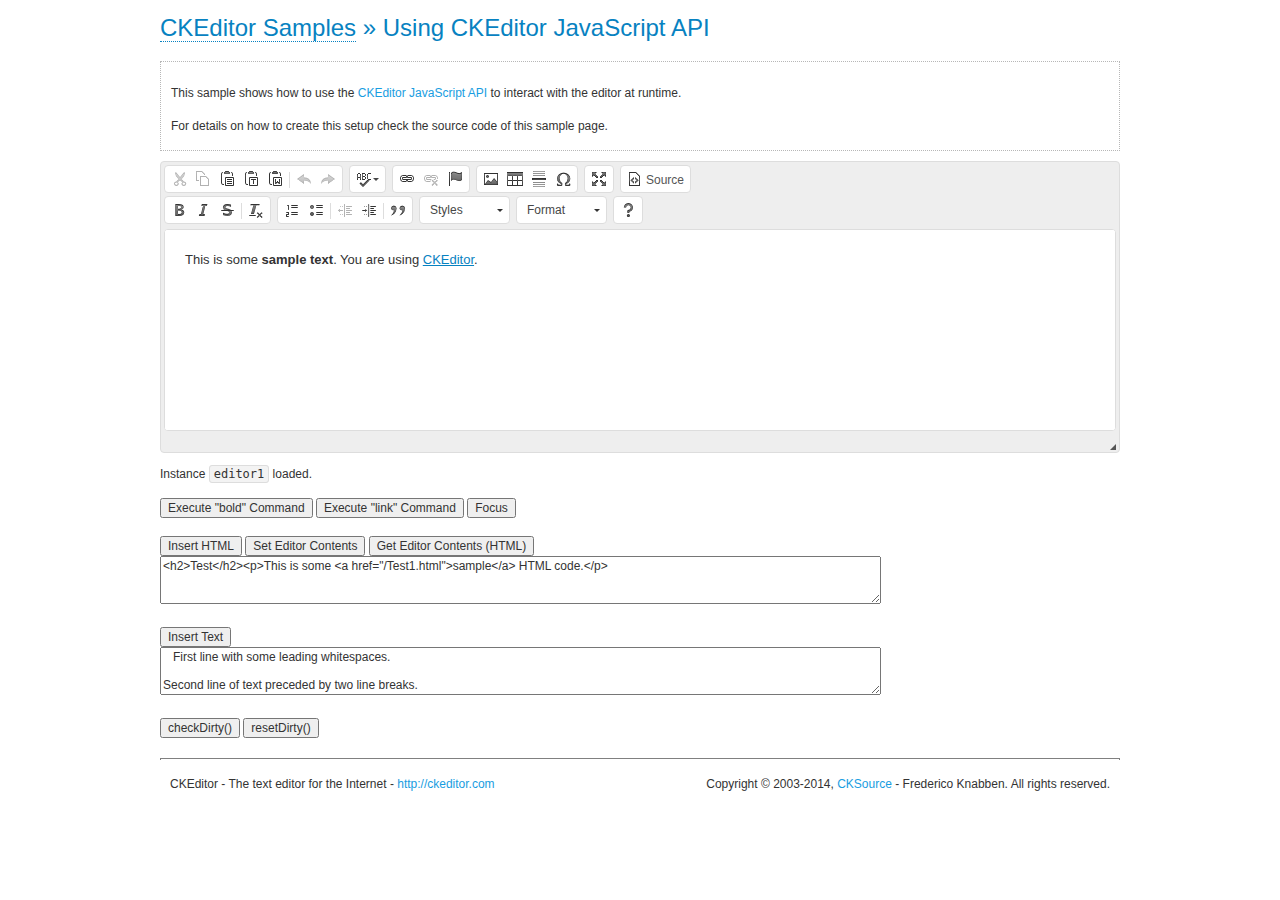
<file: HACO_System/src/main/webapp/resources/ckeditor/samples/api.html>
<!DOCTYPE html>
<!--
Copyright (c) 2003-2014, CKSource - Frederico Knabben. All rights reserved.
For licensing, see LICENSE.md or http://ckeditor.com/license
-->
<html>
<head>
	<meta charset="utf-8">
	<title>API Usage &mdash; CKEditor Sample</title>
	<script src="../ckeditor.js"></script>
	<link href="sample.css" rel="stylesheet">
	<script>

// The instanceReady event is fired, when an instance of CKEditor has finished
// its initialization.
CKEDITOR.on( 'instanceReady', function( ev ) {
	// Show the editor name and description in the browser status bar.
	document.getElementById( 'eMessage' ).innerHTML = 'Instance <code>' + ev.editor.name + '<\/code> loaded.';

	// Show this sample buttons.
	document.getElementById( 'eButtons' ).style.display = 'block';
});

function InsertHTML() {
	// Get the editor instance that we want to interact with.
	var editor = CKEDITOR.instances.editor1;
	var value = document.getElementById( 'htmlArea' ).value;

	// Check the active editing mode.
	if ( editor.mode == 'wysiwyg' )
	{
		// Insert HTML code.
		// http://docs.ckeditor.com/#!/api/CKEDITOR.editor-method-insertHtml
		editor.insertHtml( value );
	}
	else
		alert( 'You must be in WYSIWYG mode!' );
}

function InsertText() {
	// Get the editor instance that we want to interact with.
	var editor = CKEDITOR.instances.editor1;
	var value = document.getElementById( 'txtArea' ).value;

	// Check the active editing mode.
	if ( editor.mode == 'wysiwyg' )
	{
		// Insert as plain text.
		// http://docs.ckeditor.com/#!/api/CKEDITOR.editor-method-insertText
		editor.insertText( value );
	}
	else
		alert( 'You must be in WYSIWYG mode!' );
}

function SetContents() {
	// Get the editor instance that we want to interact with.
	var editor = CKEDITOR.instances.editor1;
	var value = document.getElementById( 'htmlArea' ).value;

	// Set editor contents (replace current contents).
	// http://docs.ckeditor.com/#!/api/CKEDITOR.editor-method-setData
	editor.setData( value );
}

function GetContents() {
	// Get the editor instance that you want to interact with.
	var editor = CKEDITOR.instances.editor1;

	// Get editor contents
	// http://docs.ckeditor.com/#!/api/CKEDITOR.editor-method-getData
	alert( editor.getData() );
}

function ExecuteCommand( commandName ) {
	// Get the editor instance that we want to interact with.
	var editor = CKEDITOR.instances.editor1;

	// Check the active editing mode.
	if ( editor.mode == 'wysiwyg' )
	{
		// Execute the command.
		// http://docs.ckeditor.com/#!/api/CKEDITOR.editor-method-execCommand
		editor.execCommand( commandName );
	}
	else
		alert( 'You must be in WYSIWYG mode!' );
}

function CheckDirty() {
	// Get the editor instance that we want to interact with.
	var editor = CKEDITOR.instances.editor1;
	// Checks whether the current editor contents present changes when compared
	// to the contents loaded into the editor at startup
	// http://docs.ckeditor.com/#!/api/CKEDITOR.editor-method-checkDirty
	alert( editor.checkDirty() );
}

function ResetDirty() {
	// Get the editor instance that we want to interact with.
	var editor = CKEDITOR.instances.editor1;
	// Resets the "dirty state" of the editor (see CheckDirty())
	// http://docs.ckeditor.com/#!/api/CKEDITOR.editor-method-resetDirty
	editor.resetDirty();
	alert( 'The "IsDirty" status has been reset' );
}

function Focus() {
	CKEDITOR.instances.editor1.focus();
}

function onFocus() {
	document.getElementById( 'eMessage' ).innerHTML = '<b>' + this.name + ' is focused </b>';
}

function onBlur() {
	document.getElementById( 'eMessage' ).innerHTML = this.name + ' lost focus';
}

	</script>

</head>
<body>
	<h1 class="samples">
		<a href="index.html">CKEditor Samples</a> &raquo; Using CKEditor JavaScript API
	</h1>
	<div class="description">
	<p>
		This sample shows how to use the
		<a class="samples" href="http://docs.ckeditor.com/#!/api/CKEDITOR.editor">CKEditor JavaScript API</a>
		to interact with the editor at runtime.
	</p>
	<p>
		For details on how to create this setup check the source code of this sample page.
	</p>
	</div>

	<!-- This <div> holds alert messages to be display in the sample page. -->
	<div id="alerts">
		<noscript>
			<p>
				<strong>CKEditor requires JavaScript to run</strong>. In a browser with no JavaScript
				support, like yours, you should still see the contents (HTML data) and you should
				be able to edit it normally, without a rich editor interface.
			</p>
		</noscript>
	</div>
	<form action="../../../samples/sample_posteddata.php" method="post">
		<textarea cols="100" id="editor1" name="editor1" rows="10">&lt;p&gt;This is some &lt;strong&gt;sample text&lt;/strong&gt;. You are using &lt;a href="http://ckeditor.com/"&gt;CKEditor&lt;/a&gt;.&lt;/p&gt;</textarea>

		<script>
			// Replace the <textarea id="editor1"> with an CKEditor instance.
			CKEDITOR.replace( 'editor1', {
				on: {
					focus: onFocus,
					blur: onBlur,

					// Check for availability of corresponding plugins.
					pluginsLoaded: function( evt ) {
						var doc = CKEDITOR.document, ed = evt.editor;
						if ( !ed.getCommand( 'bold' ) )
							doc.getById( 'exec-bold' ).hide();
						if ( !ed.getCommand( 'link' ) )
							doc.getById( 'exec-link' ).hide();
					}
				}
			});
		</script>

		<p id="eMessage">
		</p>

		<div id="eButtons" style="display: none">
			<input id="exec-bold" onclick="ExecuteCommand('bold');" type="button" value="Execute &quot;bold&quot; Command">
			<input id="exec-link" onclick="ExecuteCommand('link');" type="button" value="Execute &quot;link&quot; Command">
			<input onclick="Focus();" type="button" value="Focus">
			<br><br>
			<input onclick="InsertHTML();" type="button" value="Insert HTML">
			<input onclick="SetContents();" type="button" value="Set Editor Contents">
			<input onclick="GetContents();" type="button" value="Get Editor Contents (HTML)">
			<br>
			<textarea cols="100" id="htmlArea" rows="3">&lt;h2&gt;Test&lt;/h2&gt;&lt;p&gt;This is some &lt;a href="/Test1.html"&gt;sample&lt;/a&gt; HTML code.&lt;/p&gt;</textarea>
			<br>
			<br>
			<input onclick="InsertText();" type="button" value="Insert Text">
			<br>
			<textarea cols="100" id="txtArea" rows="3">   First line with some leading whitespaces.

Second line of text preceded by two line breaks.</textarea>
			<br>
			<br>
			<input onclick="CheckDirty();" type="button" value="checkDirty()">
			<input onclick="ResetDirty();" type="button" value="resetDirty()">
		</div>
	</form>
	<div id="footer">
		<hr>
		<p>
			CKEditor - The text editor for the Internet - <a class="samples" href="http://ckeditor.com/">http://ckeditor.com</a>
		</p>
		<p id="copy">
			Copyright &copy; 2003-2014, <a class="samples" href="http://cksource.com/">CKSource</a> - Frederico
			Knabben. All rights reserved.
		</p>
	</div>
</body>
</html>
</file>
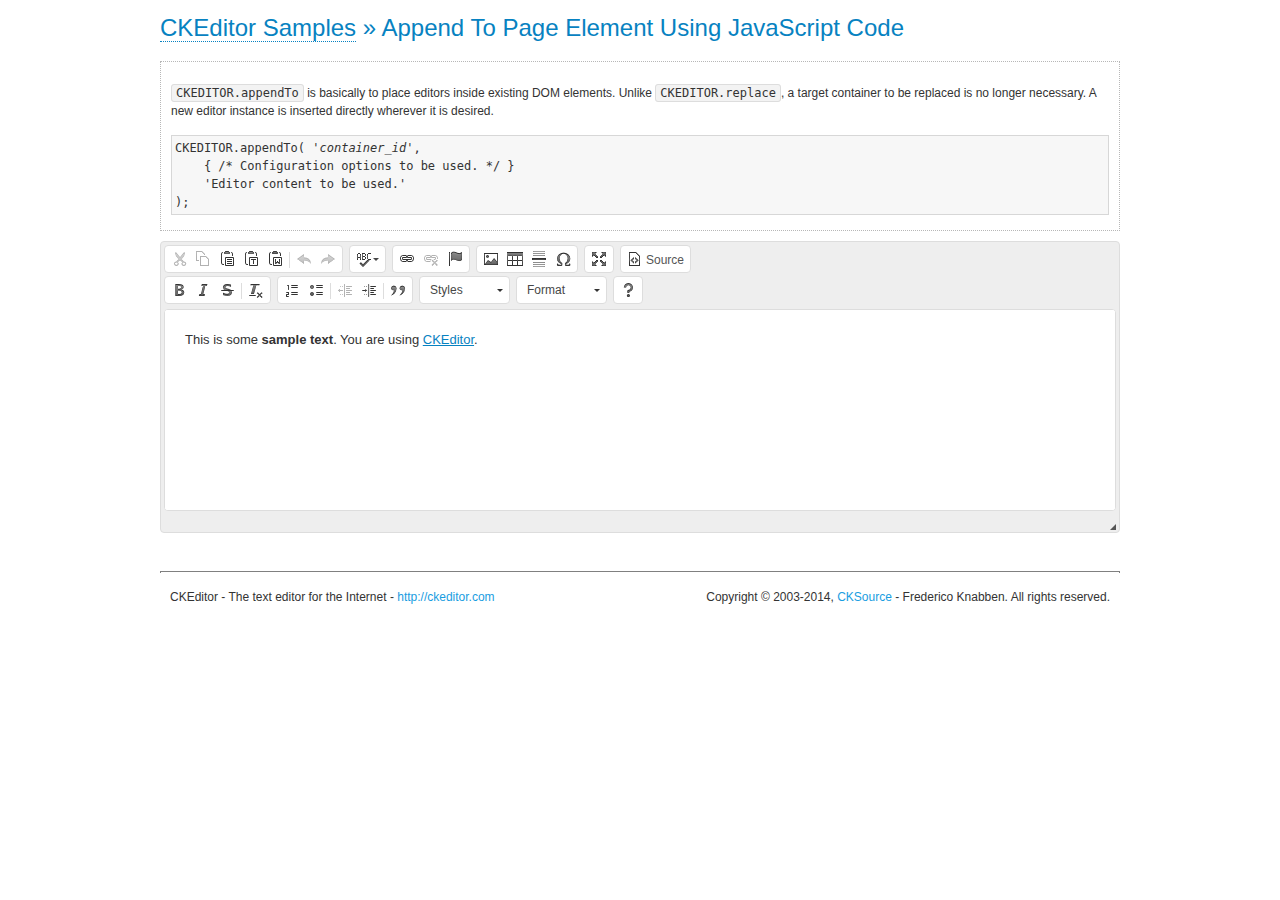
<file: HACO_System/src/main/webapp/resources/ckeditor/samples/appendto.html>
<!DOCTYPE html>
<!--
Copyright (c) 2003-2014, CKSource - Frederico Knabben. All rights reserved.
For licensing, see LICENSE.md or http://ckeditor.com/license
-->
<html>
<head>
	<meta charset="utf-8">
	<title>CKEDITOR.appendTo &mdash; CKEditor Sample</title>
	<script src="../ckeditor.js"></script>
	<link rel="stylesheet" href="sample.css">
</head>
<body>
	<h1 class="samples">
		<a href="index.html">CKEditor Samples</a> &raquo; Append To Page Element Using JavaScript Code
	</h1>
	<div id="section1">
		<div class="description">
			<p>
				<code>CKEDITOR.appendTo</code> is basically to place editors
				inside existing DOM elements. Unlike <code>CKEDITOR.replace</code>,
				a target container to be replaced is no longer necessary. A new editor
				instance is inserted directly wherever it is desired.
			</p>
<pre class="samples">CKEDITOR.appendTo( '<em>container_id</em>',
	{ /* Configuration options to be used. */ }
	'Editor content to be used.'
);</pre>
		</div>
		<script>

			// This call can be placed at any point after the
			// <textarea>, or inside a <head><script> in a
			// window.onload event handler.

			// Replace the <textarea id="editor"> with an CKEditor
			// instance, using default configurations.
			CKEDITOR.appendTo( 'section1',
				null,
				'<p>This is some <strong>sample text</strong>. You are using <a href="http://ckeditor.com/">CKEditor</a>.</p>'
			);

		</script>
	</div>
	<br>
	<div id="footer">
		<hr>
		<p>
			CKEditor - The text editor for the Internet - <a class="samples" href="http://ckeditor.com/">http://ckeditor.com</a>
		</p>
		<p id="copy">
			Copyright &copy; 2003-2014, <a class="samples" href="http://cksource.com/">CKSource</a> - Frederico
			Knabben. All rights reserved.
		</p>
	</div>
</body>
</html>
</file>
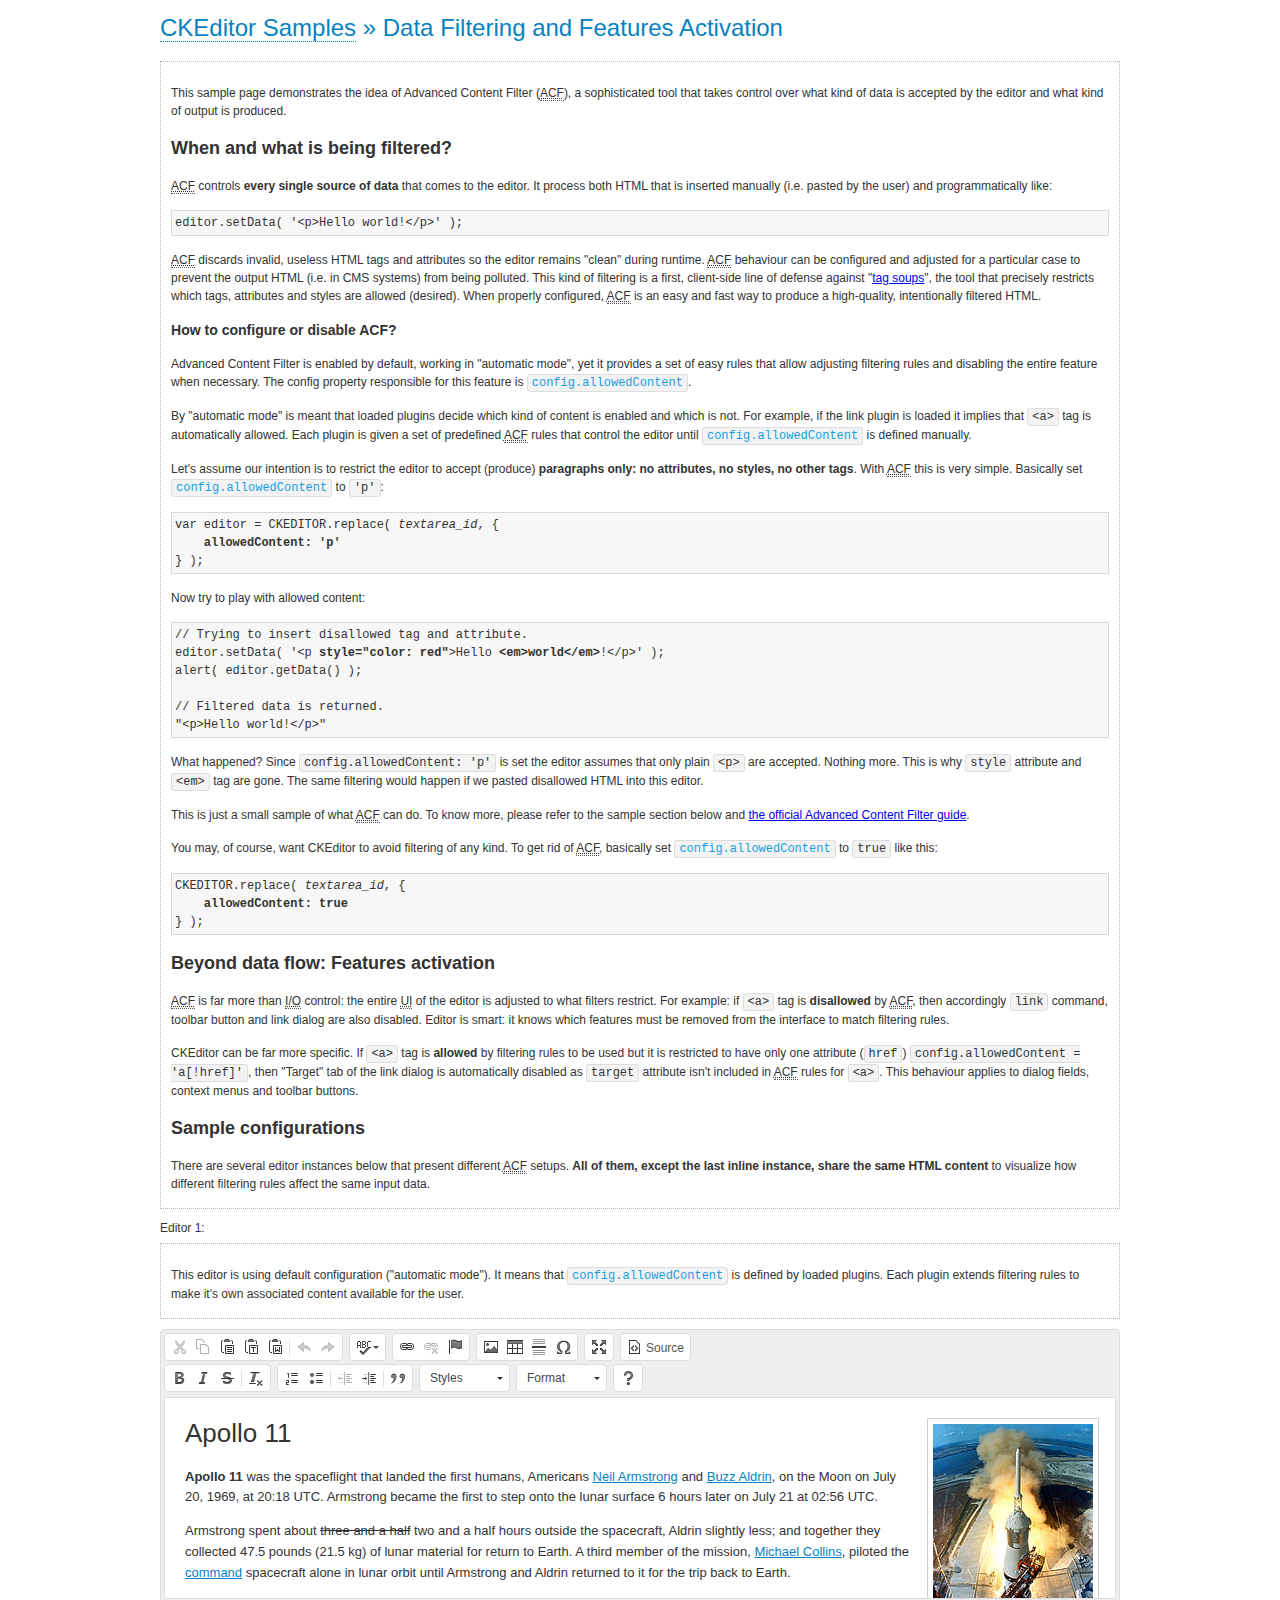
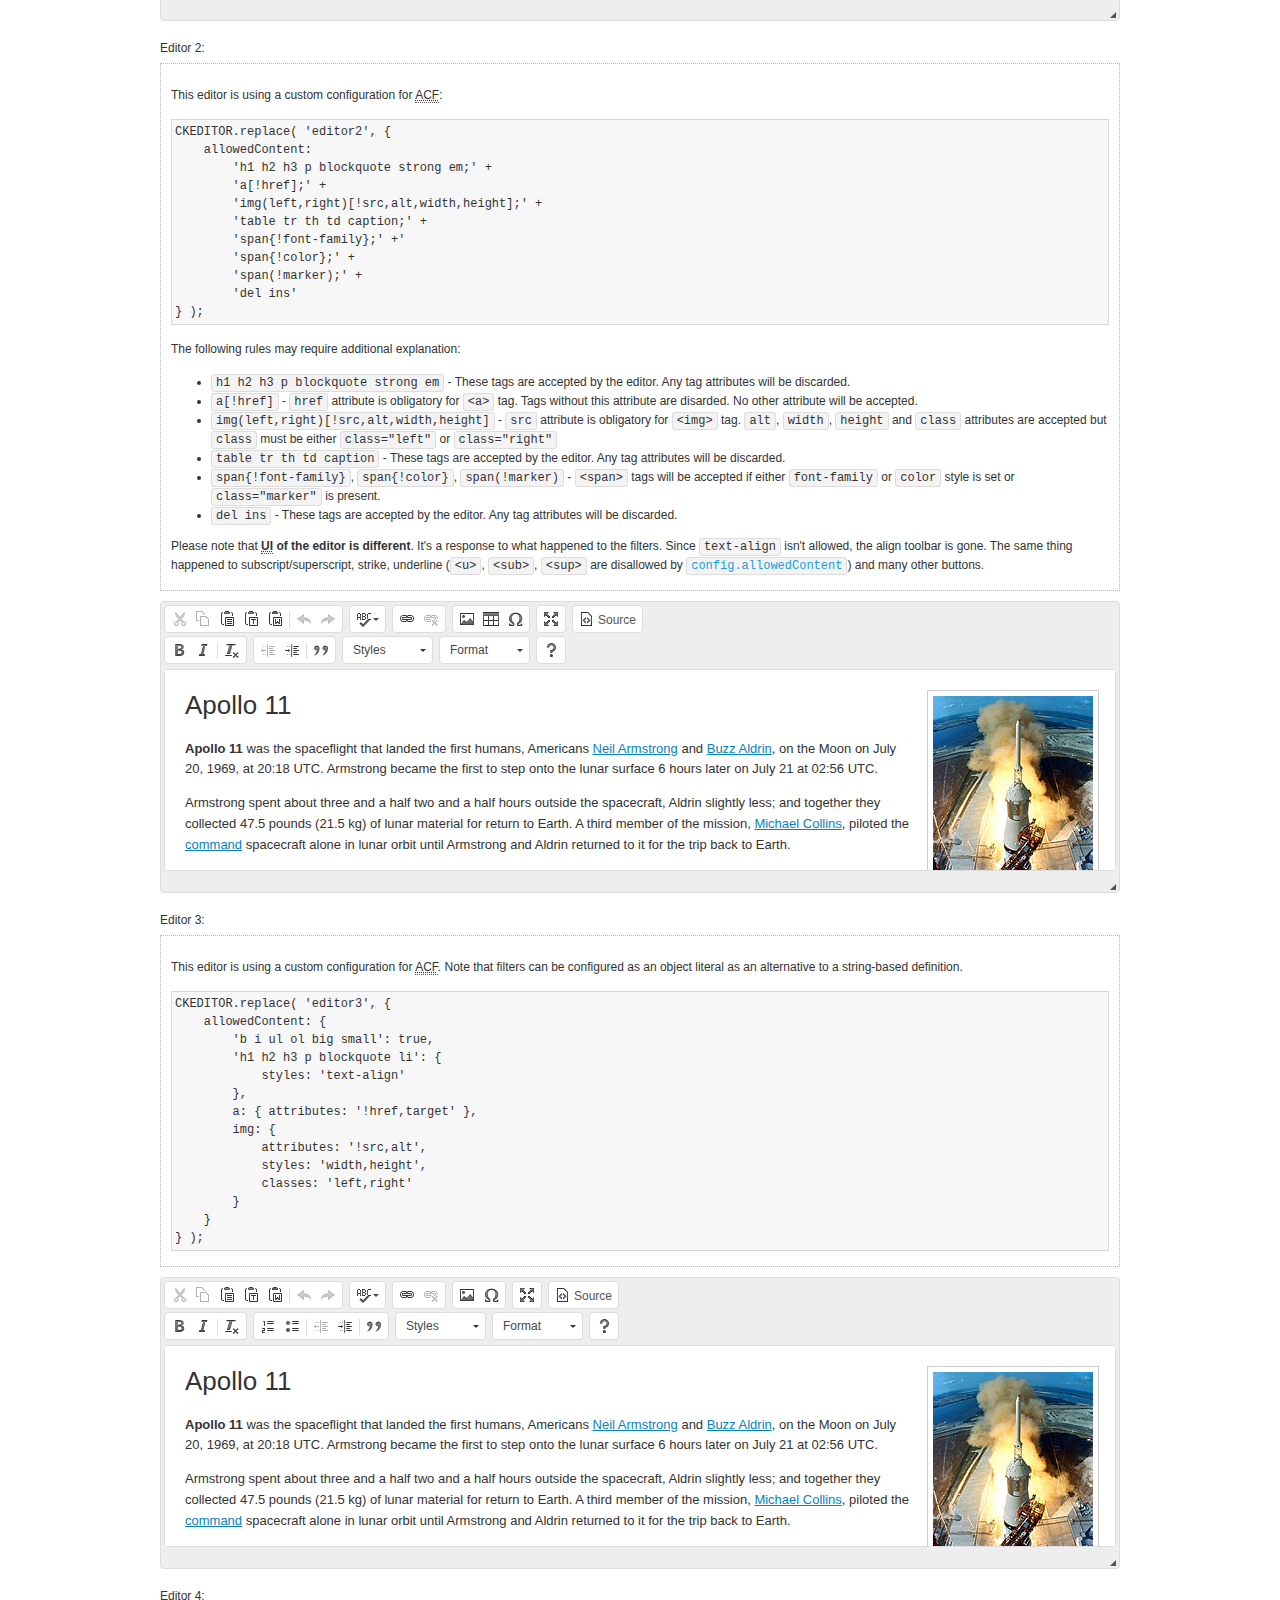
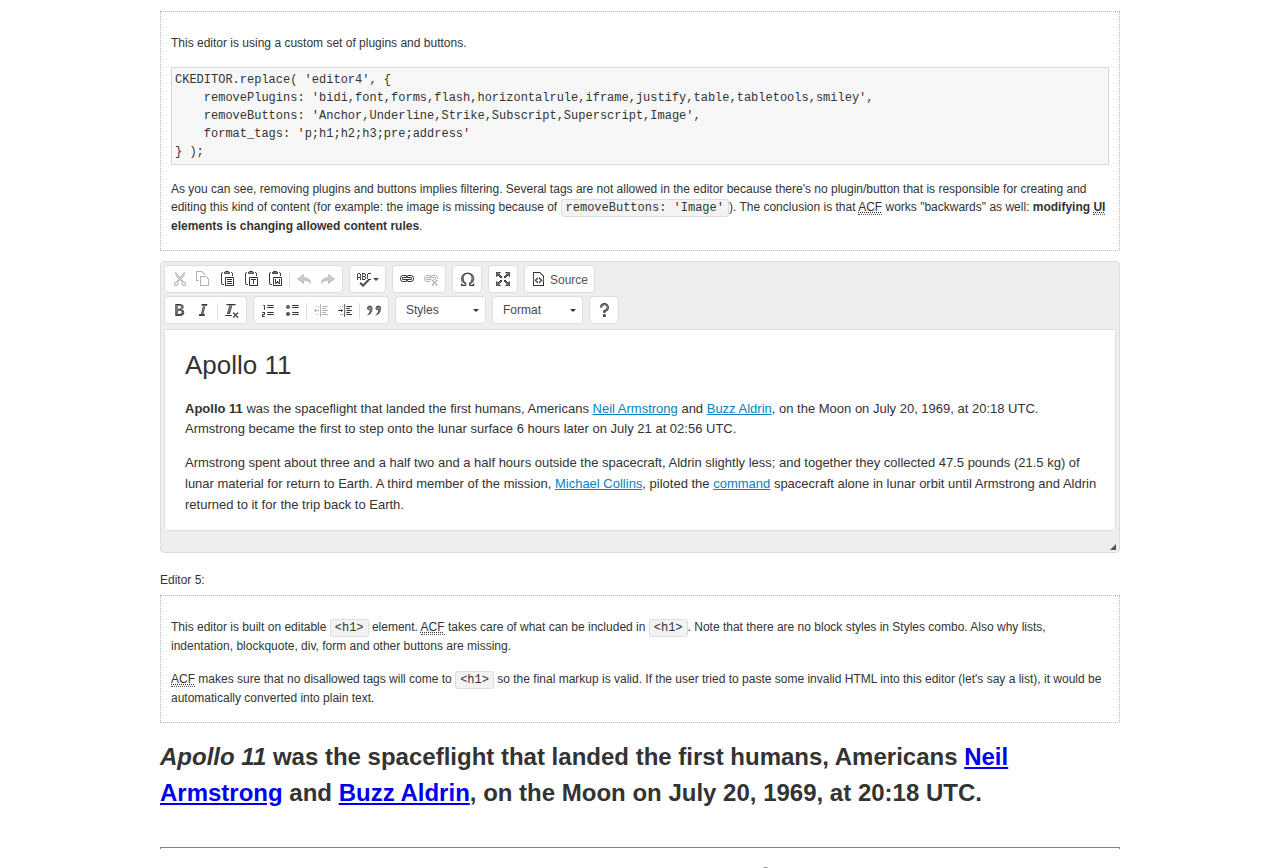
<file: HACO_System/src/main/webapp/resources/ckeditor/samples/datafiltering.html>
<!DOCTYPE html>
<!--
Copyright (c) 2003-2014, CKSource - Frederico Knabben. All rights reserved.
For licensing, see LICENSE.md or http://ckeditor.com/license
-->
<html>
<head>
	<meta charset="utf-8">
	<title>Data Filtering &mdash; CKEditor Sample</title>
	<script src="../ckeditor.js"></script>
	<link rel="stylesheet" href="sample.css">
	<script>
		// Remove advanced tabs for all editors.
		CKEDITOR.config.removeDialogTabs = 'image:advanced;link:advanced;flash:advanced;creatediv:advanced;editdiv:advanced';
	</script>
</head>
<body>
	<h1 class="samples">
		<a href="index.html">CKEditor Samples</a> &raquo; Data Filtering and Features Activation
	</h1>
	<div class="description">
		<p>
			This sample page demonstrates the idea of Advanced Content Filter
			(<abbr title="Advanced Content Filter">ACF</abbr>), a sophisticated
			tool that takes control over what kind of data is accepted by the editor and what
			kind of output is produced.
		</p>
		<h2>When and what is being filtered?</h2>
		<p>
			<abbr title="Advanced Content Filter">ACF</abbr> controls
			<strong>every single source of data</strong> that comes to the editor.
			It process both HTML that is inserted manually (i.e. pasted by the user)
			and programmatically like:
		</p>
<pre class="samples">
editor.setData( '&lt;p&gt;Hello world!&lt;/p&gt;' );
</pre>
		<p>
			<abbr title="Advanced Content Filter">ACF</abbr> discards invalid,
			useless HTML tags and attributes so the editor remains "clean" during
			runtime. <abbr title="Advanced Content Filter">ACF</abbr> behaviour
			can be configured and adjusted for a particular case to prevent the
			output HTML (i.e. in CMS systems) from being polluted.

			This kind of filtering is a first, client-side line of defense
			against "<a href="http://en.wikipedia.org/wiki/Tag_soup">tag soups</a>",
			the tool that precisely restricts which tags, attributes and styles
			are allowed (desired). When properly configured, <abbr title="Advanced Content Filter">ACF</abbr>
			is an easy and fast way to produce a high-quality, intentionally filtered HTML.
		</p>

		<h3>How to configure or disable ACF?</h3>
		<p>
			Advanced Content Filter is enabled by default, working in "automatic mode", yet
			it provides a set of easy rules that allow adjusting filtering rules
			and disabling the entire feature when necessary. The config property
			responsible for this feature is <code><a class="samples"
			href="http://docs.ckeditor.com/#!/api/CKEDITOR.config-cfg-allowedContent">config.allowedContent</a></code>.
		</p>
		<p>
			By "automatic mode" is meant that loaded plugins decide which kind
			of content is enabled and which is not. For example, if the link
			plugin is loaded it implies that <code>&lt;a&gt;</code> tag is
			automatically allowed. Each plugin is given a set
			of predefined <abbr title="Advanced Content Filter">ACF</abbr> rules
			that control the editor until <code><a class="samples"
			href="http://docs.ckeditor.com/#!/api/CKEDITOR.config-cfg-allowedContent">
			config.allowedContent</a></code>
			is defined manually.
		</p>
		<p>
			Let's assume our intention is to restrict the editor to accept (produce) <strong>paragraphs
			only: no attributes, no styles, no other tags</strong>.
			With <abbr title="Advanced Content Filter">ACF</abbr>
			this is very simple. Basically set <code><a class="samples"
			href="http://docs.ckeditor.com/#!/api/CKEDITOR.config-cfg-allowedContent">
			config.allowedContent</a></code> to <code>'p'</code>:
		</p>
<pre class="samples">
var editor = CKEDITOR.replace( <em>textarea_id</em>, {
	<strong>allowedContent: 'p'</strong>
} );
</pre>
		<p>
			Now try to play with allowed content:
		</p>
<pre class="samples">
// Trying to insert disallowed tag and attribute.
editor.setData( '&lt;p <strong>style="color: red"</strong>&gt;Hello <strong>&lt;em&gt;world&lt;/em&gt;</strong>!&lt;/p&gt;' );
alert( editor.getData() );

// Filtered data is returned.
"&lt;p&gt;Hello world!&lt;/p&gt;"
</pre>
		<p>
			What happened? Since <code>config.allowedContent: 'p'</code> is set the editor assumes
			that only plain <code>&lt;p&gt;</code> are accepted. Nothing more. This is why
			<code>style</code> attribute and <code>&lt;em&gt;</code> tag are gone. The same
			filtering would happen if we pasted disallowed HTML into this editor.
		</p>
		<p>
			This is just a small sample of what <abbr title="Advanced Content Filter">ACF</abbr>
			can do. To know more, please refer to the sample section below and
			<a href="http://docs.ckeditor.com/#!/guide/dev_advanced_content_filter">the official Advanced Content Filter guide</a>.
		</p>
		<p>
			You may, of course, want CKEditor to avoid filtering of any kind.
			To get rid of <abbr title="Advanced Content Filter">ACF</abbr>,
			basically set <code><a class="samples"
			href="http://docs.ckeditor.com/#!/api/CKEDITOR.config-cfg-allowedContent">
			config.allowedContent</a></code> to <code>true</code> like this:
		</p>
<pre class="samples">
CKEDITOR.replace( <em>textarea_id</em>, {
	<strong>allowedContent: true</strong>
} );
</pre>

		<h2>Beyond data flow: Features activation</h2>
		<p>
			<abbr title="Advanced Content Filter">ACF</abbr> is far more than
			<abbr title="Input/Output">I/O</abbr> control: the entire
			<abbr title="User Interface">UI</abbr> of the editor is adjusted to what
			filters restrict. For example: if <code>&lt;a&gt;</code> tag is
			<strong>disallowed</strong>
			by <abbr title="Advanced Content Filter">ACF</abbr>,
			then accordingly <code>link</code> command, toolbar button and link dialog
			are also disabled. Editor is smart: it knows which features must be
			removed from the interface to match filtering rules.
		</p>
		<p>
			CKEditor can be far more specific. If <code>&lt;a&gt;</code> tag is
			<strong>allowed</strong> by filtering rules to be used but it is restricted
			to have only one attribute (<code>href</code>)
			<code>config.allowedContent = 'a[!href]'</code>, then
			"Target" tab of the link dialog is automatically disabled as <code>target</code>
			attribute isn't included in <abbr title="Advanced Content Filter">ACF</abbr> rules
			for <code>&lt;a&gt;</code>. This behaviour applies to dialog fields, context
			menus and toolbar buttons.
		</p>

		<h2>Sample configurations</h2>
		<p>
			There are several editor instances below that present different
			<abbr title="Advanced Content Filter">ACF</abbr> setups. <strong>All of them,
			except the last inline instance, share the same HTML content</strong> to visualize
			how different filtering rules affect the same input data.
		</p>
	</div>

	<div>
		<label for="editor1">
			Editor 1:
		</label>
		<div class="description">
			<p>
				This editor is using default configuration ("automatic mode"). It means that
				<code><a class="samples"
				href="http://docs.ckeditor.com/#!/api/CKEDITOR.config-cfg-allowedContent">
				config.allowedContent</a></code> is defined by loaded plugins.
				Each plugin extends filtering rules to make it's own associated content
				available for the user.
			</p>
		</div>
		<textarea cols="80" id="editor1" name="editor1" rows="10">
			&lt;h1&gt;&lt;img alt=&quot;Saturn V carrying Apollo 11&quot; class=&quot;right&quot; src=&quot;assets/sample.jpg&quot;/&gt; Apollo 11&lt;/h1&gt; &lt;p&gt;&lt;b&gt;Apollo 11&lt;/b&gt; was the spaceflight that landed the first humans, Americans &lt;a href=&quot;http://en.wikipedia.org/wiki/Neil_Armstrong&quot; title=&quot;Neil Armstrong&quot;&gt;Neil Armstrong&lt;/a&gt; and &lt;a href=&quot;http://en.wikipedia.org/wiki/Buzz_Aldrin&quot; title=&quot;Buzz Aldrin&quot;&gt;Buzz Aldrin&lt;/a&gt;, on the Moon on July 20, 1969, at 20:18 UTC. Armstrong became the first to step onto the lunar surface 6 hours later on July 21 at 02:56 UTC.&lt;/p&gt; &lt;p&gt;Armstrong spent about &lt;s&gt;three and a half&lt;/s&gt; two and a half hours outside the spacecraft, Aldrin slightly less; and together they collected 47.5 pounds (21.5&amp;nbsp;kg) of lunar material for return to Earth. A third member of the mission, &lt;a href=&quot;http://en.wikipedia.org/wiki/Michael_Collins_(astronaut)&quot; title=&quot;Michael Collins (astronaut)&quot;&gt;Michael Collins&lt;/a&gt;, piloted the &lt;a href=&quot;http://en.wikipedia.org/wiki/Apollo_Command/Service_Module&quot; title=&quot;Apollo Command/Service Module&quot;&gt;command&lt;/a&gt; spacecraft alone in lunar orbit until Armstrong and Aldrin returned to it for the trip back to Earth.&lt;/p&gt; &lt;h2&gt;Broadcasting and &lt;em&gt;quotes&lt;/em&gt; &lt;a id=&quot;quotes&quot; name=&quot;quotes&quot;&gt;&lt;/a&gt;&lt;/h2&gt; &lt;p&gt;Broadcast on live TV to a world-wide audience, Armstrong stepped onto the lunar surface and described the event as:&lt;/p&gt; &lt;blockquote&gt;&lt;p&gt;One small step for [a] man, one giant leap for mankind.&lt;/p&gt;&lt;/blockquote&gt; &lt;p&gt;Apollo 11 effectively ended the &lt;a href=&quot;http://en.wikipedia.org/wiki/Space_Race&quot; title=&quot;Space Race&quot;&gt;Space Race&lt;/a&gt; and fulfilled a national goal proposed in 1961 by the late U.S. President &lt;a href=&quot;http://en.wikipedia.org/wiki/John_F._Kennedy&quot; title=&quot;John F. Kennedy&quot;&gt;John F. Kennedy&lt;/a&gt; in a speech before the United States Congress:&lt;/p&gt; &lt;blockquote&gt;&lt;p&gt;[...] before this decade is out, of landing a man on the Moon and returning him safely to the Earth.&lt;/p&gt;&lt;/blockquote&gt; &lt;h2&gt;Technical details &lt;a id=&quot;tech-details&quot; name=&quot;tech-details&quot;&gt;&lt;/a&gt;&lt;/h2&gt; &lt;table align=&quot;right&quot; border=&quot;1&quot; bordercolor=&quot;#ccc&quot; cellpadding=&quot;5&quot; cellspacing=&quot;0&quot; style=&quot;border-collapse:collapse;margin:10px 0 10px 15px;&quot;&gt; &lt;caption&gt;&lt;strong&gt;Mission crew&lt;/strong&gt;&lt;/caption&gt; &lt;thead&gt; &lt;tr&gt; &lt;th scope=&quot;col&quot;&gt;Position&lt;/th&gt; &lt;th scope=&quot;col&quot;&gt;Astronaut&lt;/th&gt; &lt;/tr&gt; &lt;/thead&gt; &lt;tbody&gt; &lt;tr&gt; &lt;td&gt;Commander&lt;/td&gt; &lt;td&gt;Neil A. Armstrong&lt;/td&gt; &lt;/tr&gt; &lt;tr&gt; &lt;td&gt;Command Module Pilot&lt;/td&gt; &lt;td&gt;Michael Collins&lt;/td&gt; &lt;/tr&gt; &lt;tr&gt; &lt;td&gt;Lunar Module Pilot&lt;/td&gt; &lt;td&gt;Edwin &amp;quot;Buzz&amp;quot; E. Aldrin, Jr.&lt;/td&gt; &lt;/tr&gt; &lt;/tbody&gt; &lt;/table&gt; &lt;p&gt;Launched by a &lt;strong&gt;Saturn V&lt;/strong&gt; rocket from &lt;a href=&quot;http://en.wikipedia.org/wiki/Kennedy_Space_Center&quot; title=&quot;Kennedy Space Center&quot;&gt;Kennedy Space Center&lt;/a&gt; in Merritt Island, Florida on July 16, Apollo 11 was the fifth manned mission of &lt;a href=&quot;http://en.wikipedia.org/wiki/NASA&quot; title=&quot;NASA&quot;&gt;NASA&lt;/a&gt;&amp;#39;s Apollo program. The Apollo spacecraft had three parts:&lt;/p&gt; &lt;ol&gt; &lt;li&gt;&lt;strong&gt;Command Module&lt;/strong&gt; with a cabin for the three astronauts which was the only part which landed back on Earth&lt;/li&gt; &lt;li&gt;&lt;strong&gt;Service Module&lt;/strong&gt; which supported the Command Module with propulsion, electrical power, oxygen and water&lt;/li&gt; &lt;li&gt;&lt;strong&gt;Lunar Module&lt;/strong&gt; for landing on the Moon.&lt;/li&gt; &lt;/ol&gt; &lt;p&gt;After being sent to the Moon by the Saturn V&amp;#39;s upper stage, the astronauts separated the spacecraft from it and travelled for three days until they entered into lunar orbit. Armstrong and Aldrin then moved into the Lunar Module and landed in the &lt;a href=&quot;http://en.wikipedia.org/wiki/Mare_Tranquillitatis&quot; title=&quot;Mare Tranquillitatis&quot;&gt;Sea of Tranquility&lt;/a&gt;. They stayed a total of about 21 and a half hours on the lunar surface. After lifting off in the upper part of the Lunar Module and rejoining Collins in the Command Module, they returned to Earth and landed in the &lt;a href=&quot;http://en.wikipedia.org/wiki/Pacific_Ocean&quot; title=&quot;Pacific Ocean&quot;&gt;Pacific Ocean&lt;/a&gt; on July 24.&lt;/p&gt; &lt;hr/&gt; &lt;p style=&quot;text-align: right;&quot;&gt;&lt;small&gt;Source: &lt;a href=&quot;http://en.wikipedia.org/wiki/Apollo_11&quot;&gt;Wikipedia.org&lt;/a&gt;&lt;/small&gt;&lt;/p&gt;
		</textarea>

		<script>

			CKEDITOR.replace( 'editor1' );

		</script>
	</div>

	<br>

	<div>
		<label for="editor2">
			Editor 2:
		</label>
		<div class="description">
			<p>
				This editor is using a custom configuration for
				<abbr title="Advanced Content Filter">ACF</abbr>:
			</p>
<pre class="samples">
CKEDITOR.replace( 'editor2', {
	allowedContent:
		'h1 h2 h3 p blockquote strong em;' +
		'a[!href];' +
		'img(left,right)[!src,alt,width,height];' +
		'table tr th td caption;' +
		'span{!font-family};' +'
		'span{!color};' +
		'span(!marker);' +
		'del ins'
} );
</pre>
			<p>
				The following rules may require additional explanation:
			</p>
			<ul>
				<li>
					<code>h1 h2 h3 p blockquote strong em</code> - These tags
					are accepted by the editor. Any tag attributes will be discarded.
				</li>
				<li>
					<code>a[!href]</code> - <code>href</code> attribute is obligatory
					for <code>&lt;a&gt;</code> tag. Tags without this attribute
					are disarded. No other attribute will be accepted.
				</li>
				<li>
					<code>img(left,right)[!src,alt,width,height]</code> - <code>src</code>
					attribute is obligatory for <code>&lt;img&gt;</code> tag.
					<code>alt</code>, <code>width</code>, <code>height</code>
					and <code>class</code> attributes are accepted but
					<code>class</code> must be either <code>class="left"</code>
					or <code>class="right"</code>
				</li>
				<li>
					<code>table tr th td caption</code> - These tags
					are accepted by the editor. Any tag attributes will be discarded.
				</li>
				<li>
					<code>span{!font-family}</code>, <code>span{!color}</code>,
					<code>span(!marker)</code> - <code>&lt;span&gt;</code> tags
					will be accepted if either <code>font-family</code> or
					<code>color</code> style is set or <code>class="marker"</code>
					is present.
				</li>
				<li>
					<code>del ins</code> - These tags
					are accepted by the editor. Any tag attributes will be discarded.
				</li>
			</ul>
			<p>
				Please note that <strong><abbr title="User Interface">UI</abbr> of the
				editor is different</strong>. It's a response to what happened to the filters.
				Since <code>text-align</code> isn't allowed, the align toolbar is gone.
				The same thing happened to subscript/superscript, strike, underline
				(<code>&lt;u&gt;</code>, <code>&lt;sub&gt;</code>, <code>&lt;sup&gt;</code>
				are disallowed by <code><a class="samples"
				href="http://docs.ckeditor.com/#!/api/CKEDITOR.config-cfg-allowedContent">
				config.allowedContent</a></code>) and many other buttons.
			</p>
		</div>
		<textarea cols="80" id="editor2" name="editor2" rows="10">
			&lt;h1&gt;&lt;img alt=&quot;Saturn V carrying Apollo 11&quot; class=&quot;right&quot; src=&quot;assets/sample.jpg&quot;/&gt; Apollo 11&lt;/h1&gt; &lt;p&gt;&lt;b&gt;Apollo 11&lt;/b&gt; was the spaceflight that landed the first humans, Americans &lt;a href=&quot;http://en.wikipedia.org/wiki/Neil_Armstrong&quot; title=&quot;Neil Armstrong&quot;&gt;Neil Armstrong&lt;/a&gt; and &lt;a href=&quot;http://en.wikipedia.org/wiki/Buzz_Aldrin&quot; title=&quot;Buzz Aldrin&quot;&gt;Buzz Aldrin&lt;/a&gt;, on the Moon on July 20, 1969, at 20:18 UTC. Armstrong became the first to step onto the lunar surface 6 hours later on July 21 at 02:56 UTC.&lt;/p&gt; &lt;p&gt;Armstrong spent about &lt;s&gt;three and a half&lt;/s&gt; two and a half hours outside the spacecraft, Aldrin slightly less; and together they collected 47.5 pounds (21.5&amp;nbsp;kg) of lunar material for return to Earth. A third member of the mission, &lt;a href=&quot;http://en.wikipedia.org/wiki/Michael_Collins_(astronaut)&quot; title=&quot;Michael Collins (astronaut)&quot;&gt;Michael Collins&lt;/a&gt;, piloted the &lt;a href=&quot;http://en.wikipedia.org/wiki/Apollo_Command/Service_Module&quot; title=&quot;Apollo Command/Service Module&quot;&gt;command&lt;/a&gt; spacecraft alone in lunar orbit until Armstrong and Aldrin returned to it for the trip back to Earth.&lt;/p&gt; &lt;h2&gt;Broadcasting and &lt;em&gt;quotes&lt;/em&gt; &lt;a id=&quot;quotes&quot; name=&quot;quotes&quot;&gt;&lt;/a&gt;&lt;/h2&gt; &lt;p&gt;Broadcast on live TV to a world-wide audience, Armstrong stepped onto the lunar surface and described the event as:&lt;/p&gt; &lt;blockquote&gt;&lt;p&gt;One small step for [a] man, one giant leap for mankind.&lt;/p&gt;&lt;/blockquote&gt; &lt;p&gt;Apollo 11 effectively ended the &lt;a href=&quot;http://en.wikipedia.org/wiki/Space_Race&quot; title=&quot;Space Race&quot;&gt;Space Race&lt;/a&gt; and fulfilled a national goal proposed in 1961 by the late U.S. President &lt;a href=&quot;http://en.wikipedia.org/wiki/John_F._Kennedy&quot; title=&quot;John F. Kennedy&quot;&gt;John F. Kennedy&lt;/a&gt; in a speech before the United States Congress:&lt;/p&gt; &lt;blockquote&gt;&lt;p&gt;[...] before this decade is out, of landing a man on the Moon and returning him safely to the Earth.&lt;/p&gt;&lt;/blockquote&gt; &lt;h2&gt;Technical details &lt;a id=&quot;tech-details&quot; name=&quot;tech-details&quot;&gt;&lt;/a&gt;&lt;/h2&gt; &lt;table align=&quot;right&quot; border=&quot;1&quot; bordercolor=&quot;#ccc&quot; cellpadding=&quot;5&quot; cellspacing=&quot;0&quot; style=&quot;border-collapse:collapse;margin:10px 0 10px 15px;&quot;&gt; &lt;caption&gt;&lt;strong&gt;Mission crew&lt;/strong&gt;&lt;/caption&gt; &lt;thead&gt; &lt;tr&gt; &lt;th scope=&quot;col&quot;&gt;Position&lt;/th&gt; &lt;th scope=&quot;col&quot;&gt;Astronaut&lt;/th&gt; &lt;/tr&gt; &lt;/thead&gt; &lt;tbody&gt; &lt;tr&gt; &lt;td&gt;Commander&lt;/td&gt; &lt;td&gt;Neil A. Armstrong&lt;/td&gt; &lt;/tr&gt; &lt;tr&gt; &lt;td&gt;Command Module Pilot&lt;/td&gt; &lt;td&gt;Michael Collins&lt;/td&gt; &lt;/tr&gt; &lt;tr&gt; &lt;td&gt;Lunar Module Pilot&lt;/td&gt; &lt;td&gt;Edwin &amp;quot;Buzz&amp;quot; E. Aldrin, Jr.&lt;/td&gt; &lt;/tr&gt; &lt;/tbody&gt; &lt;/table&gt; &lt;p&gt;Launched by a &lt;strong&gt;Saturn V&lt;/strong&gt; rocket from &lt;a href=&quot;http://en.wikipedia.org/wiki/Kennedy_Space_Center&quot; title=&quot;Kennedy Space Center&quot;&gt;Kennedy Space Center&lt;/a&gt; in Merritt Island, Florida on July 16, Apollo 11 was the fifth manned mission of &lt;a href=&quot;http://en.wikipedia.org/wiki/NASA&quot; title=&quot;NASA&quot;&gt;NASA&lt;/a&gt;&amp;#39;s Apollo program. The Apollo spacecraft had three parts:&lt;/p&gt; &lt;ol&gt; &lt;li&gt;&lt;strong&gt;Command Module&lt;/strong&gt; with a cabin for the three astronauts which was the only part which landed back on Earth&lt;/li&gt; &lt;li&gt;&lt;strong&gt;Service Module&lt;/strong&gt; which supported the Command Module with propulsion, electrical power, oxygen and water&lt;/li&gt; &lt;li&gt;&lt;strong&gt;Lunar Module&lt;/strong&gt; for landing on the Moon.&lt;/li&gt; &lt;/ol&gt; &lt;p&gt;After being sent to the Moon by the Saturn V&amp;#39;s upper stage, the astronauts separated the spacecraft from it and travelled for three days until they entered into lunar orbit. Armstrong and Aldrin then moved into the Lunar Module and landed in the &lt;a href=&quot;http://en.wikipedia.org/wiki/Mare_Tranquillitatis&quot; title=&quot;Mare Tranquillitatis&quot;&gt;Sea of Tranquility&lt;/a&gt;. They stayed a total of about 21 and a half hours on the lunar surface. After lifting off in the upper part of the Lunar Module and rejoining Collins in the Command Module, they returned to Earth and landed in the &lt;a href=&quot;http://en.wikipedia.org/wiki/Pacific_Ocean&quot; title=&quot;Pacific Ocean&quot;&gt;Pacific Ocean&lt;/a&gt; on July 24.&lt;/p&gt; &lt;hr/&gt; &lt;p style=&quot;text-align: right;&quot;&gt;&lt;small&gt;Source: &lt;a href=&quot;http://en.wikipedia.org/wiki/Apollo_11&quot;&gt;Wikipedia.org&lt;/a&gt;&lt;/small&gt;&lt;/p&gt;
		</textarea>
		<script>

			CKEDITOR.replace( 'editor2', {
				allowedContent:
					'h1 h2 h3 p blockquote strong em;' +
					'a[!href];' +
					'img(left,right)[!src,alt,width,height];' +
					'table tr th td caption;' +
					'span{!font-family};' +
					'span{!color};' +
					'span(!marker);' +
					'del ins'
			} );

		</script>
	</div>

	<br>

	<div>
		<label for="editor3">
			Editor 3:
		</label>
		<div class="description">
			<p>
				This editor is using a custom configuration for
				<abbr title="Advanced Content Filter">ACF</abbr>.
				Note that filters can be configured as an object literal
				as an alternative to a string-based definition.
			</p>
<pre class="samples">
CKEDITOR.replace( 'editor3', {
	allowedContent: {
		'b i ul ol big small': true,
		'h1 h2 h3 p blockquote li': {
			styles: 'text-align'
		},
		a: { attributes: '!href,target' },
		img: {
			attributes: '!src,alt',
			styles: 'width,height',
			classes: 'left,right'
		}
	}
} );
</pre>
		</div>
		<textarea cols="80" id="editor3" name="editor3" rows="10">
			&lt;h1&gt;&lt;img alt=&quot;Saturn V carrying Apollo 11&quot; class=&quot;right&quot; src=&quot;assets/sample.jpg&quot;/&gt; Apollo 11&lt;/h1&gt; &lt;p&gt;&lt;b&gt;Apollo 11&lt;/b&gt; was the spaceflight that landed the first humans, Americans &lt;a href=&quot;http://en.wikipedia.org/wiki/Neil_Armstrong&quot; title=&quot;Neil Armstrong&quot;&gt;Neil Armstrong&lt;/a&gt; and &lt;a href=&quot;http://en.wikipedia.org/wiki/Buzz_Aldrin&quot; title=&quot;Buzz Aldrin&quot;&gt;Buzz Aldrin&lt;/a&gt;, on the Moon on July 20, 1969, at 20:18 UTC. Armstrong became the first to step onto the lunar surface 6 hours later on July 21 at 02:56 UTC.&lt;/p&gt; &lt;p&gt;Armstrong spent about &lt;s&gt;three and a half&lt;/s&gt; two and a half hours outside the spacecraft, Aldrin slightly less; and together they collected 47.5 pounds (21.5&amp;nbsp;kg) of lunar material for return to Earth. A third member of the mission, &lt;a href=&quot;http://en.wikipedia.org/wiki/Michael_Collins_(astronaut)&quot; title=&quot;Michael Collins (astronaut)&quot;&gt;Michael Collins&lt;/a&gt;, piloted the &lt;a href=&quot;http://en.wikipedia.org/wiki/Apollo_Command/Service_Module&quot; title=&quot;Apollo Command/Service Module&quot;&gt;command&lt;/a&gt; spacecraft alone in lunar orbit until Armstrong and Aldrin returned to it for the trip back to Earth.&lt;/p&gt; &lt;h2&gt;Broadcasting and &lt;em&gt;quotes&lt;/em&gt; &lt;a id=&quot;quotes&quot; name=&quot;quotes&quot;&gt;&lt;/a&gt;&lt;/h2&gt; &lt;p&gt;Broadcast on live TV to a world-wide audience, Armstrong stepped onto the lunar surface and described the event as:&lt;/p&gt; &lt;blockquote&gt;&lt;p&gt;One small step for [a] man, one giant leap for mankind.&lt;/p&gt;&lt;/blockquote&gt; &lt;p&gt;Apollo 11 effectively ended the &lt;a href=&quot;http://en.wikipedia.org/wiki/Space_Race&quot; title=&quot;Space Race&quot;&gt;Space Race&lt;/a&gt; and fulfilled a national goal proposed in 1961 by the late U.S. President &lt;a href=&quot;http://en.wikipedia.org/wiki/John_F._Kennedy&quot; title=&quot;John F. Kennedy&quot;&gt;John F. Kennedy&lt;/a&gt; in a speech before the United States Congress:&lt;/p&gt; &lt;blockquote&gt;&lt;p&gt;[...] before this decade is out, of landing a man on the Moon and returning him safely to the Earth.&lt;/p&gt;&lt;/blockquote&gt; &lt;h2&gt;Technical details &lt;a id=&quot;tech-details&quot; name=&quot;tech-details&quot;&gt;&lt;/a&gt;&lt;/h2&gt; &lt;table align=&quot;right&quot; border=&quot;1&quot; bordercolor=&quot;#ccc&quot; cellpadding=&quot;5&quot; cellspacing=&quot;0&quot; style=&quot;border-collapse:collapse;margin:10px 0 10px 15px;&quot;&gt; &lt;caption&gt;&lt;strong&gt;Mission crew&lt;/strong&gt;&lt;/caption&gt; &lt;thead&gt; &lt;tr&gt; &lt;th scope=&quot;col&quot;&gt;Position&lt;/th&gt; &lt;th scope=&quot;col&quot;&gt;Astronaut&lt;/th&gt; &lt;/tr&gt; &lt;/thead&gt; &lt;tbody&gt; &lt;tr&gt; &lt;td&gt;Commander&lt;/td&gt; &lt;td&gt;Neil A. Armstrong&lt;/td&gt; &lt;/tr&gt; &lt;tr&gt; &lt;td&gt;Command Module Pilot&lt;/td&gt; &lt;td&gt;Michael Collins&lt;/td&gt; &lt;/tr&gt; &lt;tr&gt; &lt;td&gt;Lunar Module Pilot&lt;/td&gt; &lt;td&gt;Edwin &amp;quot;Buzz&amp;quot; E. Aldrin, Jr.&lt;/td&gt; &lt;/tr&gt; &lt;/tbody&gt; &lt;/table&gt; &lt;p&gt;Launched by a &lt;strong&gt;Saturn V&lt;/strong&gt; rocket from &lt;a href=&quot;http://en.wikipedia.org/wiki/Kennedy_Space_Center&quot; title=&quot;Kennedy Space Center&quot;&gt;Kennedy Space Center&lt;/a&gt; in Merritt Island, Florida on July 16, Apollo 11 was the fifth manned mission of &lt;a href=&quot;http://en.wikipedia.org/wiki/NASA&quot; title=&quot;NASA&quot;&gt;NASA&lt;/a&gt;&amp;#39;s Apollo program. The Apollo spacecraft had three parts:&lt;/p&gt; &lt;ol&gt; &lt;li&gt;&lt;strong&gt;Command Module&lt;/strong&gt; with a cabin for the three astronauts which was the only part which landed back on Earth&lt;/li&gt; &lt;li&gt;&lt;strong&gt;Service Module&lt;/strong&gt; which supported the Command Module with propulsion, electrical power, oxygen and water&lt;/li&gt; &lt;li&gt;&lt;strong&gt;Lunar Module&lt;/strong&gt; for landing on the Moon.&lt;/li&gt; &lt;/ol&gt; &lt;p&gt;After being sent to the Moon by the Saturn V&amp;#39;s upper stage, the astronauts separated the spacecraft from it and travelled for three days until they entered into lunar orbit. Armstrong and Aldrin then moved into the Lunar Module and landed in the &lt;a href=&quot;http://en.wikipedia.org/wiki/Mare_Tranquillitatis&quot; title=&quot;Mare Tranquillitatis&quot;&gt;Sea of Tranquility&lt;/a&gt;. They stayed a total of about 21 and a half hours on the lunar surface. After lifting off in the upper part of the Lunar Module and rejoining Collins in the Command Module, they returned to Earth and landed in the &lt;a href=&quot;http://en.wikipedia.org/wiki/Pacific_Ocean&quot; title=&quot;Pacific Ocean&quot;&gt;Pacific Ocean&lt;/a&gt; on July 24.&lt;/p&gt; &lt;hr/&gt; &lt;p style=&quot;text-align: right;&quot;&gt;&lt;small&gt;Source: &lt;a href=&quot;http://en.wikipedia.org/wiki/Apollo_11&quot;&gt;Wikipedia.org&lt;/a&gt;&lt;/small&gt;&lt;/p&gt;
		</textarea>
		<script>

			CKEDITOR.replace( 'editor3', {
				allowedContent: {
					'b i ul ol big small': true,
					'h1 h2 h3 p blockquote li': {
						styles: 'text-align'
					},
					a: { attributes: '!href,target' },
					img: {
						attributes: '!src,alt',
						styles: 'width,height',
						classes: 'left,right'
					}
				}
			} );

		</script>
	</div>

	<br>

	<div>
		<label for="editor4">
			Editor 4:
		</label>
		<div class="description">
			<p>
				This editor is using a custom set of plugins and buttons.
			</p>
<pre class="samples">
CKEDITOR.replace( 'editor4', {
	removePlugins: 'bidi,font,forms,flash,horizontalrule,iframe,justify,table,tabletools,smiley',
	removeButtons: 'Anchor,Underline,Strike,Subscript,Superscript,Image',
	format_tags: 'p;h1;h2;h3;pre;address'
} );
</pre>
			<p>
				As you can see, removing plugins and buttons implies filtering.
				Several tags are not allowed in the editor because there's no
				plugin/button that is responsible for creating and editing this
				kind of content (for example: the image is missing because
				of <code>removeButtons: 'Image'</code>). The conclusion is that
				<abbr title="Advanced Content Filter">ACF</abbr> works "backwards"
				as well: <strong>modifying <abbr title="User Interface">UI</abbr>
				elements is changing allowed content rules</strong>.
			</p>
		</div>
		<textarea cols="80" id="editor4" name="editor4" rows="10">
			&lt;h1&gt;&lt;img alt=&quot;Saturn V carrying Apollo 11&quot; class=&quot;right&quot; src=&quot;assets/sample.jpg&quot;/&gt; Apollo 11&lt;/h1&gt; &lt;p&gt;&lt;b&gt;Apollo 11&lt;/b&gt; was the spaceflight that landed the first humans, Americans &lt;a href=&quot;http://en.wikipedia.org/wiki/Neil_Armstrong&quot; title=&quot;Neil Armstrong&quot;&gt;Neil Armstrong&lt;/a&gt; and &lt;a href=&quot;http://en.wikipedia.org/wiki/Buzz_Aldrin&quot; title=&quot;Buzz Aldrin&quot;&gt;Buzz Aldrin&lt;/a&gt;, on the Moon on July 20, 1969, at 20:18 UTC. Armstrong became the first to step onto the lunar surface 6 hours later on July 21 at 02:56 UTC.&lt;/p&gt; &lt;p&gt;Armstrong spent about &lt;s&gt;three and a half&lt;/s&gt; two and a half hours outside the spacecraft, Aldrin slightly less; and together they collected 47.5 pounds (21.5&amp;nbsp;kg) of lunar material for return to Earth. A third member of the mission, &lt;a href=&quot;http://en.wikipedia.org/wiki/Michael_Collins_(astronaut)&quot; title=&quot;Michael Collins (astronaut)&quot;&gt;Michael Collins&lt;/a&gt;, piloted the &lt;a href=&quot;http://en.wikipedia.org/wiki/Apollo_Command/Service_Module&quot; title=&quot;Apollo Command/Service Module&quot;&gt;command&lt;/a&gt; spacecraft alone in lunar orbit until Armstrong and Aldrin returned to it for the trip back to Earth.&lt;/p&gt; &lt;h2&gt;Broadcasting and &lt;em&gt;quotes&lt;/em&gt; &lt;a id=&quot;quotes&quot; name=&quot;quotes&quot;&gt;&lt;/a&gt;&lt;/h2&gt; &lt;p&gt;Broadcast on live TV to a world-wide audience, Armstrong stepped onto the lunar surface and described the event as:&lt;/p&gt; &lt;blockquote&gt;&lt;p&gt;One small step for [a] man, one giant leap for mankind.&lt;/p&gt;&lt;/blockquote&gt; &lt;p&gt;Apollo 11 effectively ended the &lt;a href=&quot;http://en.wikipedia.org/wiki/Space_Race&quot; title=&quot;Space Race&quot;&gt;Space Race&lt;/a&gt; and fulfilled a national goal proposed in 1961 by the late U.S. President &lt;a href=&quot;http://en.wikipedia.org/wiki/John_F._Kennedy&quot; title=&quot;John F. Kennedy&quot;&gt;John F. Kennedy&lt;/a&gt; in a speech before the United States Congress:&lt;/p&gt; &lt;blockquote&gt;&lt;p&gt;[...] before this decade is out, of landing a man on the Moon and returning him safely to the Earth.&lt;/p&gt;&lt;/blockquote&gt; &lt;h2&gt;Technical details &lt;a id=&quot;tech-details&quot; name=&quot;tech-details&quot;&gt;&lt;/a&gt;&lt;/h2&gt; &lt;table align=&quot;right&quot; border=&quot;1&quot; bordercolor=&quot;#ccc&quot; cellpadding=&quot;5&quot; cellspacing=&quot;0&quot; style=&quot;border-collapse:collapse;margin:10px 0 10px 15px;&quot;&gt; &lt;caption&gt;&lt;strong&gt;Mission crew&lt;/strong&gt;&lt;/caption&gt; &lt;thead&gt; &lt;tr&gt; &lt;th scope=&quot;col&quot;&gt;Position&lt;/th&gt; &lt;th scope=&quot;col&quot;&gt;Astronaut&lt;/th&gt; &lt;/tr&gt; &lt;/thead&gt; &lt;tbody&gt; &lt;tr&gt; &lt;td&gt;Commander&lt;/td&gt; &lt;td&gt;Neil A. Armstrong&lt;/td&gt; &lt;/tr&gt; &lt;tr&gt; &lt;td&gt;Command Module Pilot&lt;/td&gt; &lt;td&gt;Michael Collins&lt;/td&gt; &lt;/tr&gt; &lt;tr&gt; &lt;td&gt;Lunar Module Pilot&lt;/td&gt; &lt;td&gt;Edwin &amp;quot;Buzz&amp;quot; E. Aldrin, Jr.&lt;/td&gt; &lt;/tr&gt; &lt;/tbody&gt; &lt;/table&gt; &lt;p&gt;Launched by a &lt;strong&gt;Saturn V&lt;/strong&gt; rocket from &lt;a href=&quot;http://en.wikipedia.org/wiki/Kennedy_Space_Center&quot; title=&quot;Kennedy Space Center&quot;&gt;Kennedy Space Center&lt;/a&gt; in Merritt Island, Florida on July 16, Apollo 11 was the fifth manned mission of &lt;a href=&quot;http://en.wikipedia.org/wiki/NASA&quot; title=&quot;NASA&quot;&gt;NASA&lt;/a&gt;&amp;#39;s Apollo program. The Apollo spacecraft had three parts:&lt;/p&gt; &lt;ol&gt; &lt;li&gt;&lt;strong&gt;Command Module&lt;/strong&gt; with a cabin for the three astronauts which was the only part which landed back on Earth&lt;/li&gt; &lt;li&gt;&lt;strong&gt;Service Module&lt;/strong&gt; which supported the Command Module with propulsion, electrical power, oxygen and water&lt;/li&gt; &lt;li&gt;&lt;strong&gt;Lunar Module&lt;/strong&gt; for landing on the Moon.&lt;/li&gt; &lt;/ol&gt; &lt;p&gt;After being sent to the Moon by the Saturn V&amp;#39;s upper stage, the astronauts separated the spacecraft from it and travelled for three days until they entered into lunar orbit. Armstrong and Aldrin then moved into the Lunar Module and landed in the &lt;a href=&quot;http://en.wikipedia.org/wiki/Mare_Tranquillitatis&quot; title=&quot;Mare Tranquillitatis&quot;&gt;Sea of Tranquility&lt;/a&gt;. They stayed a total of about 21 and a half hours on the lunar surface. After lifting off in the upper part of the Lunar Module and rejoining Collins in the Command Module, they returned to Earth and landed in the &lt;a href=&quot;http://en.wikipedia.org/wiki/Pacific_Ocean&quot; title=&quot;Pacific Ocean&quot;&gt;Pacific Ocean&lt;/a&gt; on July 24.&lt;/p&gt; &lt;hr/&gt; &lt;p style=&quot;text-align: right;&quot;&gt;&lt;small&gt;Source: &lt;a href=&quot;http://en.wikipedia.org/wiki/Apollo_11&quot;&gt;Wikipedia.org&lt;/a&gt;&lt;/small&gt;&lt;/p&gt;
		</textarea>
		<script>

			CKEDITOR.replace( 'editor4', {
				removePlugins: 'bidi,div,font,forms,flash,horizontalrule,iframe,justify,table,tabletools,smiley',
				removeButtons: 'Anchor,Underline,Strike,Subscript,Superscript,Image',
				format_tags: 'p;h1;h2;h3;pre;address'
			} );

		</script>
	</div>

	<br>

	<div>
		<label for="editor5">
			Editor 5:
		</label>
		<div class="description">
			<p>
				This editor is built on editable <code>&lt;h1&gt;</code> element.
				<abbr title="Advanced Content Filter">ACF</abbr> takes care of
				what can be included in <code>&lt;h1&gt;</code>. Note that there
				are no block styles in Styles combo. Also why lists, indentation,
				blockquote, div, form and other buttons are missing.
			</p>
			<p>
				<abbr title="Advanced Content Filter">ACF</abbr> makes sure that
				no disallowed tags will come to <code>&lt;h1&gt;</code> so the final
				markup is valid. If the user tried to paste some invalid HTML
				into this editor (let's say a list), it would be automatically
				converted into plain text.
			</p>
		</div>
		<h1 id="editor5" contenteditable="true">
			<em>Apollo 11</em> was the spaceflight that landed the first humans, Americans <a href="http://en.wikipedia.org/wiki/Neil_Armstrong" title="Neil Armstrong">Neil Armstrong</a> and <a href="http://en.wikipedia.org/wiki/Buzz_Aldrin" title="Buzz Aldrin">Buzz Aldrin</a>, on the Moon on July 20, 1969, at 20:18 UTC.
		</h1>
	</div>

	<div id="footer">
		<hr>
		<p>
			CKEditor - The text editor for the Internet - <a class="samples" href="http://ckeditor.com/">http://ckeditor.com</a>
		</p>
		<p id="copy">
			Copyright &copy; 2003-2014, <a class="samples" href="http://cksource.com/">CKSource</a> - Frederico
			Knabben. All rights reserved.
		</p>
	</div>
</body>
</html>
</file>
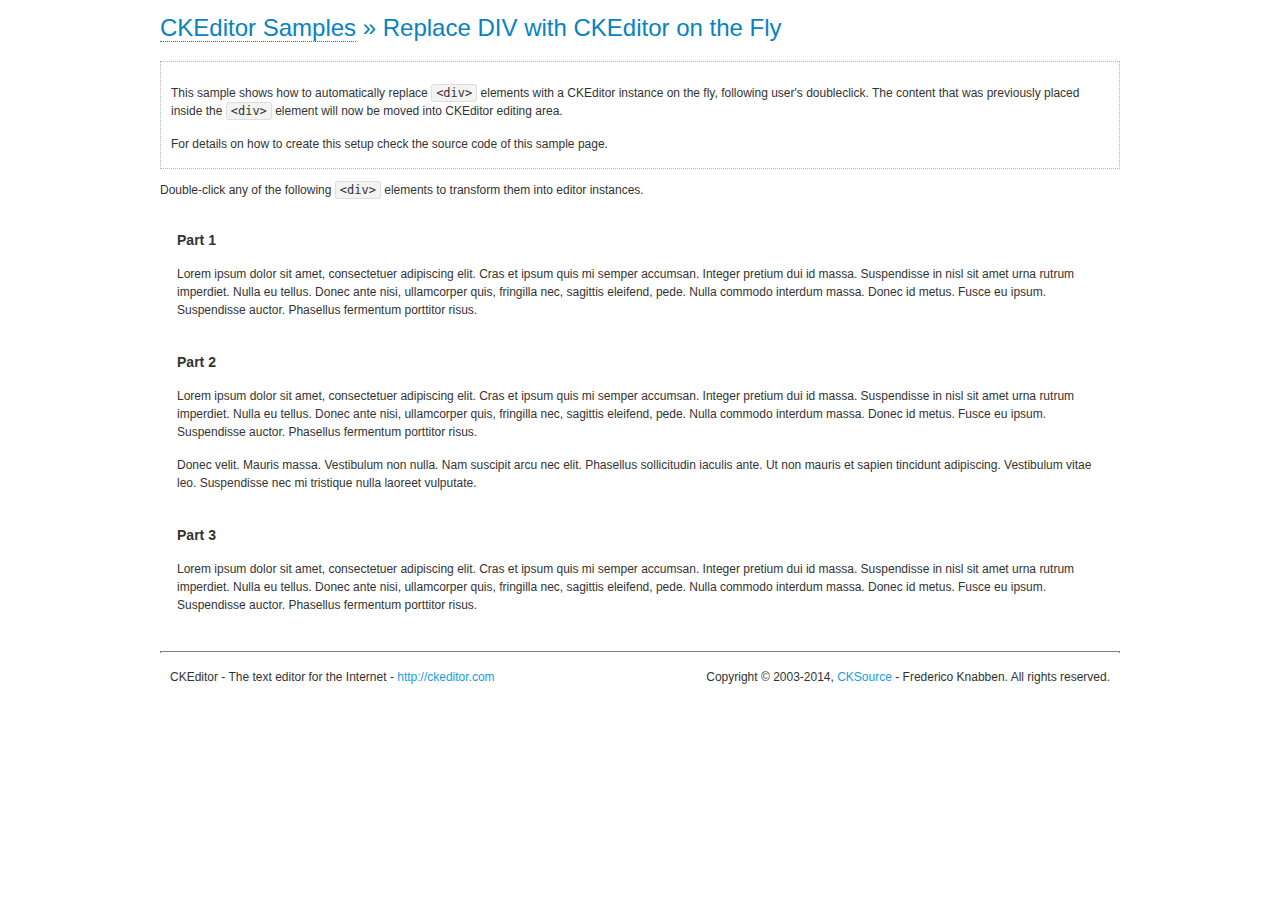
<file: HACO_System/src/main/webapp/resources/ckeditor/samples/divreplace.html>
<!DOCTYPE html>
<!--
Copyright (c) 2003-2014, CKSource - Frederico Knabben. All rights reserved.
For licensing, see LICENSE.md or http://ckeditor.com/license
-->
<html>
<head>
	<meta charset="utf-8">
	<title>Replace DIV &mdash; CKEditor Sample</title>
	<script src="../ckeditor.js"></script>
	<link href="sample.css" rel="stylesheet">
	<style>

		div.editable
		{
			border: solid 2px transparent;
			padding-left: 15px;
			padding-right: 15px;
		}

		div.editable:hover
		{
			border-color: black;
		}

	</style>
	<script>

		// Uncomment the following code to test the "Timeout Loading Method".
		// CKEDITOR.loadFullCoreTimeout = 5;

		window.onload = function() {
			// Listen to the double click event.
			if ( window.addEventListener )
				document.body.addEventListener( 'dblclick', onDoubleClick, false );
			else if ( window.attachEvent )
				document.body.attachEvent( 'ondblclick', onDoubleClick );

		};

		function onDoubleClick( ev ) {
			// Get the element which fired the event. This is not necessarily the
			// element to which the event has been attached.
			var element = ev.target || ev.srcElement;

			// Find out the div that holds this element.
			var name;

			do {
				element = element.parentNode;
			}
			while ( element && ( name = element.nodeName.toLowerCase() ) &&
				( name != 'div' || element.className.indexOf( 'editable' ) == -1 ) && name != 'body' );

			if ( name == 'div' && element.className.indexOf( 'editable' ) != -1 )
				replaceDiv( element );
		}

		var editor;

		function replaceDiv( div ) {
			if ( editor )
				editor.destroy();

			editor = CKEDITOR.replace( div );
		}

	</script>
</head>
<body>
	<h1 class="samples">
		<a href="index.html">CKEditor Samples</a> &raquo; Replace DIV with CKEditor on the Fly
	</h1>
	<div class="description">
		<p>
			This sample shows how to automatically replace <code>&lt;div&gt;</code> elements
			with a CKEditor instance on the fly, following user's doubleclick. The content
			that was previously placed inside the <code>&lt;div&gt;</code> element will now
			be moved into CKEditor editing area.
		</p>
		<p>
			For details on how to create this setup check the source code of this sample page.
		</p>
	</div>
	<p>
		Double-click any of the following <code>&lt;div&gt;</code> elements to transform them into
		editor instances.
	</p>
	<div class="editable">
		<h3>
			Part 1
		</h3>
		<p>
			Lorem ipsum dolor sit amet, consectetuer adipiscing elit. Cras et ipsum quis mi
			semper accumsan. Integer pretium dui id massa. Suspendisse in nisl sit amet urna
			rutrum imperdiet. Nulla eu tellus. Donec ante nisi, ullamcorper quis, fringilla
			nec, sagittis eleifend, pede. Nulla commodo interdum massa. Donec id metus. Fusce
			eu ipsum. Suspendisse auctor. Phasellus fermentum porttitor risus.
		</p>
	</div>
	<div class="editable">
		<h3>
			Part 2
		</h3>
		<p>
			Lorem ipsum dolor sit amet, consectetuer adipiscing elit. Cras et ipsum quis mi
			semper accumsan. Integer pretium dui id massa. Suspendisse in nisl sit amet urna
			rutrum imperdiet. Nulla eu tellus. Donec ante nisi, ullamcorper quis, fringilla
			nec, sagittis eleifend, pede. Nulla commodo interdum massa. Donec id metus. Fusce
			eu ipsum. Suspendisse auctor. Phasellus fermentum porttitor risus.
		</p>
		<p>
			Donec velit. Mauris massa. Vestibulum non nulla. Nam suscipit arcu nec elit. Phasellus
			sollicitudin iaculis ante. Ut non mauris et sapien tincidunt adipiscing. Vestibulum
			vitae leo. Suspendisse nec mi tristique nulla laoreet vulputate.
		</p>
	</div>
	<div class="editable">
		<h3>
			Part 3
		</h3>
		<p>
			Lorem ipsum dolor sit amet, consectetuer adipiscing elit. Cras et ipsum quis mi
			semper accumsan. Integer pretium dui id massa. Suspendisse in nisl sit amet urna
			rutrum imperdiet. Nulla eu tellus. Donec ante nisi, ullamcorper quis, fringilla
			nec, sagittis eleifend, pede. Nulla commodo interdum massa. Donec id metus. Fusce
			eu ipsum. Suspendisse auctor. Phasellus fermentum porttitor risus.
		</p>
	</div>
	<div id="footer">
		<hr>
		<p>
			CKEditor - The text editor for the Internet - <a class="samples" href="http://ckeditor.com/">http://ckeditor.com</a>
		</p>
		<p id="copy">
			Copyright &copy; 2003-2014, <a class="samples" href="http://cksource.com/">CKSource</a> - Frederico
			Knabben. All rights reserved.
		</p>
	</div>
</body>
</html>
</file>
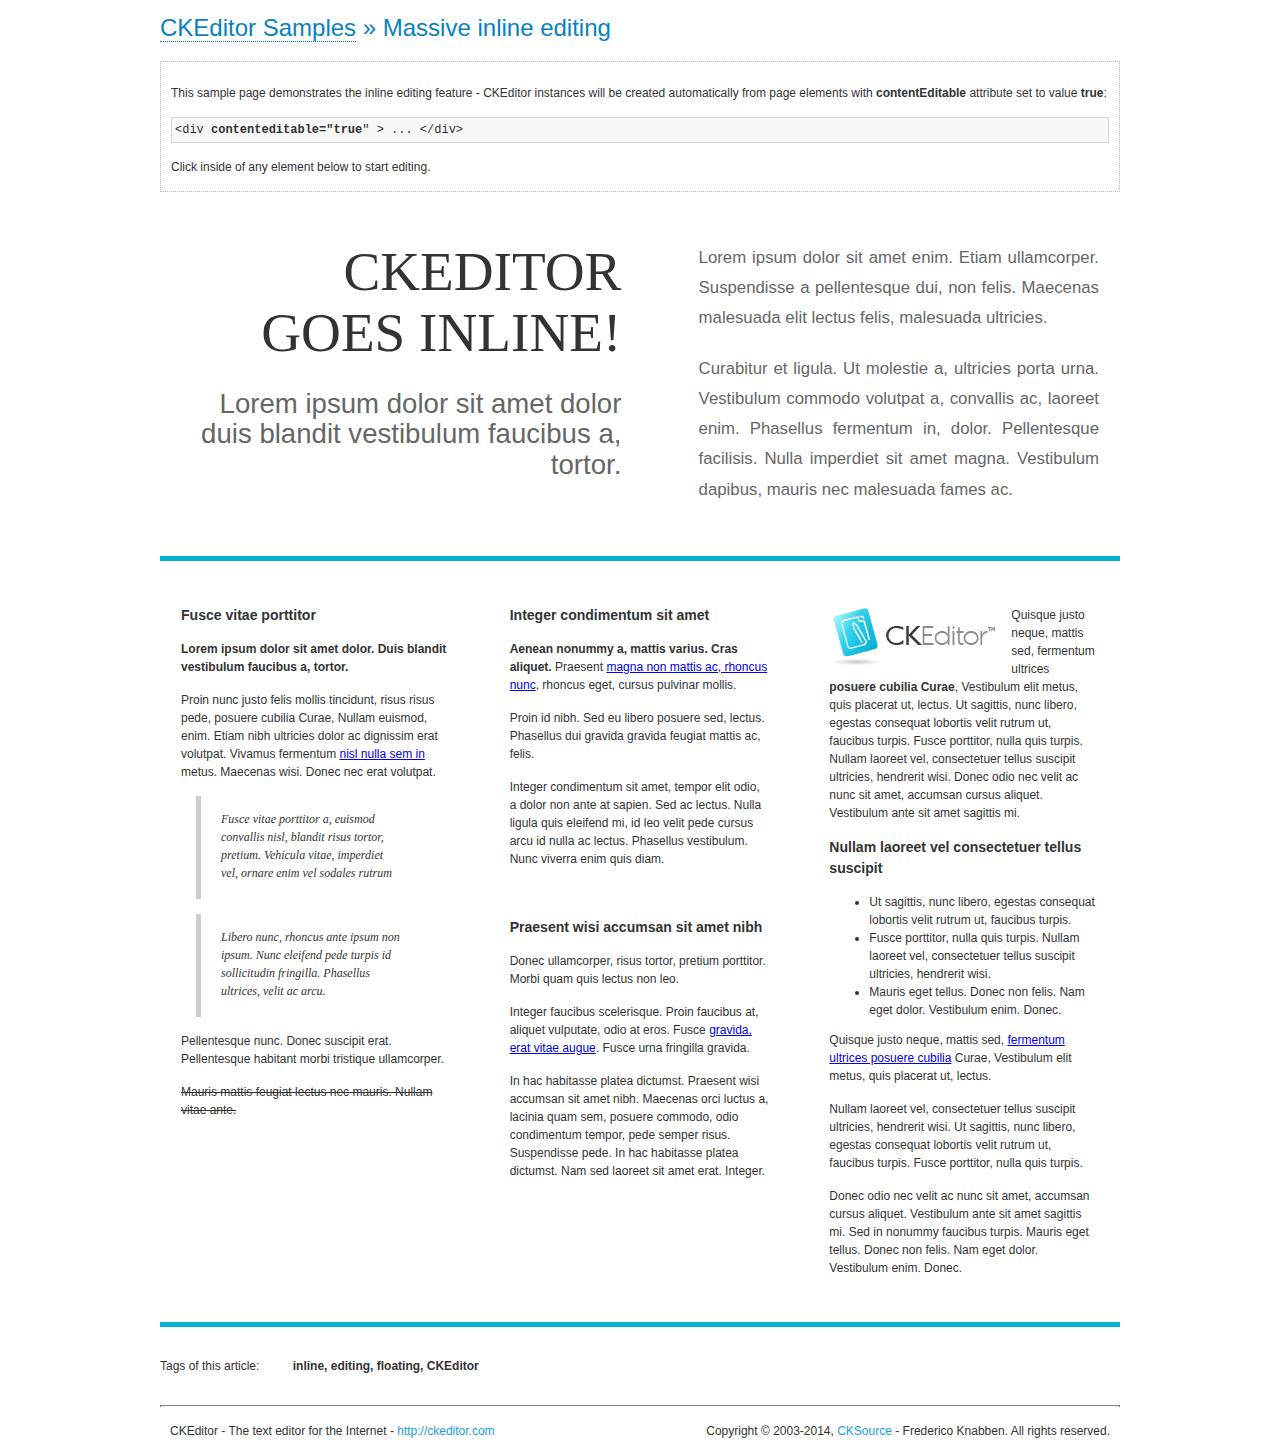
<file: HACO_System/src/main/webapp/resources/ckeditor/samples/inlineall.html>
<!DOCTYPE html>
<!--
Copyright (c) 2003-2014, CKSource - Frederico Knabben. All rights reserved.
For licensing, see LICENSE.md or http://ckeditor.com/license
-->
<html>
<head>
	<meta charset="utf-8">
	<title>Massive inline editing &mdash; CKEditor Sample</title>
	<script src="../ckeditor.js"></script>
	<script>

		// This code is generally not necessary, but it is here to demonstrate
		// how to customize specific editor instances on the fly. This fits well
		// this demo because we have editable elements (like headers) that
		// require less features.

		// The "instanceCreated" event is fired for every editor instance created.
		CKEDITOR.on( 'instanceCreated', function( event ) {
			var editor = event.editor,
				element = editor.element;

			// Customize editors for headers and tag list.
			// These editors don't need features like smileys, templates, iframes etc.
			if ( element.is( 'h1', 'h2', 'h3' ) || element.getAttribute( 'id' ) == 'taglist' ) {
				// Customize the editor configurations on "configLoaded" event,
				// which is fired after the configuration file loading and
				// execution. This makes it possible to change the
				// configurations before the editor initialization takes place.
				editor.on( 'configLoaded', function() {

					// Remove unnecessary plugins to make the editor simpler.
					editor.config.removePlugins = 'colorbutton,find,flash,font,' +
						'forms,iframe,image,newpage,removeformat,' +
						'smiley,specialchar,stylescombo,templates';

					// Rearrange the layout of the toolbar.
					editor.config.toolbarGroups = [
						{ name: 'editing',		groups: [ 'basicstyles', 'links' ] },
						{ name: 'undo' },
						{ name: 'clipboard',	groups: [ 'selection', 'clipboard' ] },
						{ name: 'about' }
					];
				});
			}
		});

	</script>
	<link href="sample.css" rel="stylesheet">
	<style>

		/* The following styles are just to make the page look nice. */

		/* Workaround to show Arial Black in Firefox. */
		@font-face
		{
			font-family: 'arial-black';
			src: local('Arial Black');
		}

		*[contenteditable="true"]
		{
			padding: 10px;
		}

		#container
		{
			width: 960px;
			margin: 30px auto 0;
		}

		#header
		{
			overflow: hidden;
			padding: 0 0 30px;
			border-bottom: 5px solid #05B2D2;
			position: relative;
		}

		#headerLeft,
		#headerRight
		{
			width: 49%;
			overflow: hidden;
		}

		#headerLeft
		{
			float: left;
			padding: 10px 1px 1px;
		}

		#headerLeft h2,
		#headerLeft h3
		{
			text-align: right;
			margin: 0;
			overflow: hidden;
			font-weight: normal;
		}

		#headerLeft h2
		{
			font-family: "Arial Black",arial-black;
			font-size: 4.6em;
			line-height: 1.1;
			text-transform: uppercase;
		}

		#headerLeft h3
		{
			font-size: 2.3em;
			line-height: 1.1;
			margin: .2em 0 0;
			color: #666;
		}

		#headerRight
		{
			float: right;
			padding: 1px;
		}

		#headerRight p
		{
			line-height: 1.8;
			text-align: justify;
			margin: 0;
		}

		#headerRight p + p
		{
			margin-top: 20px;
		}

		#headerRight > div
		{
			padding: 20px;
			margin: 0 0 0 30px;
			font-size: 1.4em;
			color: #666;
		}

		#columns
		{
			color: #333;
			overflow: hidden;
			padding: 20px 0;
		}

		#columns > div
		{
			float: left;
			width: 33.3%;
		}

		#columns #column1 > div
		{
			margin-left: 1px;
		}

		#columns #column3 > div
		{
			margin-right: 1px;
		}

		#columns > div > div
		{
			margin: 0px 10px;
			padding: 10px 20px;
		}

		#columns blockquote
		{
			margin-left: 15px;
		}

		#tagLine
		{
			border-top: 5px solid #05B2D2;
			padding-top: 20px;
		}

		#taglist {
			display: inline-block;
			margin-left: 20px;
			font-weight: bold;
			margin: 0 0 0 20px;
		}

	</style>
</head>
<body>
<div>
	<h1 class="samples"><a href="index.html">CKEditor Samples</a> &raquo; Massive inline editing</h1>
	<div class="description">
		<p>This sample page demonstrates the inline editing feature - CKEditor instances will be created automatically from page elements with <strong>contentEditable</strong> attribute set to value <strong>true</strong>:</p>
		<pre class="samples">&lt;div <strong>contenteditable="true</strong>" &gt; ... &lt;/div&gt;</pre>
		<p>Click inside of any element below to start editing.</p>
	</div>
</div>
<div id="container">
	<div id="header">
		<div id="headerLeft">
			<h2 id="sampleTitle" contenteditable="true">
				CKEditor<br> Goes Inline!
			</h2>
			<h3 contenteditable="true">
				Lorem ipsum dolor sit amet dolor duis blandit vestibulum faucibus a, tortor.
			</h3>
		</div>
		<div id="headerRight">
			<div contenteditable="true">
				<p>
					Lorem ipsum dolor sit amet enim. Etiam ullamcorper. Suspendisse a pellentesque dui, non felis. Maecenas malesuada elit lectus felis, malesuada ultricies.
				</p>
				<p>
					Curabitur et ligula. Ut molestie a, ultricies porta urna. Vestibulum commodo volutpat a, convallis ac, laoreet enim. Phasellus fermentum in, dolor. Pellentesque facilisis. Nulla imperdiet sit amet magna. Vestibulum dapibus, mauris nec malesuada fames ac.
				</p>
			</div>
		</div>
	</div>
	<div id="columns">
		<div id="column1">
			<div contenteditable="true">
				<h3>
					Fusce vitae porttitor
				</h3>
				<p>
					<strong>
						Lorem ipsum dolor sit amet dolor. Duis blandit vestibulum faucibus a, tortor.
					</strong>
				</p>
				<p>
					Proin nunc justo felis mollis tincidunt, risus risus pede, posuere cubilia Curae, Nullam euismod, enim. Etiam nibh ultricies dolor ac dignissim erat volutpat. Vivamus fermentum <a href="http://ckeditor.com/">nisl nulla sem in</a> metus. Maecenas wisi. Donec nec erat volutpat.
				</p>
				<blockquote>
					<p>
						Fusce vitae porttitor a, euismod convallis nisl, blandit risus tortor, pretium.
						Vehicula vitae, imperdiet vel, ornare enim vel sodales rutrum
					</p>
				</blockquote>
				<blockquote>
					<p>
						Libero nunc, rhoncus ante ipsum non ipsum. Nunc eleifend pede turpis id sollicitudin fringilla. Phasellus ultrices, velit ac arcu.
					</p>
				</blockquote>
				<p>Pellentesque nunc. Donec suscipit erat. Pellentesque habitant morbi tristique ullamcorper.</p>
				<p><s>Mauris mattis feugiat lectus nec mauris. Nullam vitae ante.</s></p>
			</div>
		</div>
		<div id="column2">
			<div contenteditable="true">
				<h3>
					Integer condimentum sit amet
				</h3>
				<p>
					<strong>Aenean nonummy a, mattis varius. Cras aliquet.</strong>
					Praesent <a href="http://ckeditor.com/">magna non mattis ac, rhoncus nunc</a>, rhoncus eget, cursus pulvinar mollis.</p>
				<p>Proin id nibh. Sed eu libero posuere sed, lectus. Phasellus dui gravida gravida feugiat mattis ac, felis.</p>
				<p>Integer condimentum sit amet, tempor elit odio, a dolor non ante at sapien. Sed ac lectus. Nulla ligula quis eleifend mi, id leo velit pede cursus arcu id nulla ac lectus. Phasellus vestibulum. Nunc viverra enim quis diam.</p>
			</div>
			<div contenteditable="true">
				<h3>
					Praesent wisi accumsan sit amet nibh
				</h3>
				<p>Donec ullamcorper, risus tortor, pretium porttitor. Morbi quam quis lectus non leo.</p>
				<p style="margin-left: 40px; ">Integer faucibus scelerisque. Proin faucibus at, aliquet vulputate, odio at eros. Fusce <a href="http://ckeditor.com/">gravida, erat vitae augue</a>. Fusce urna fringilla gravida.</p>
				<p>In hac habitasse platea dictumst. Praesent wisi accumsan sit amet nibh. Maecenas orci luctus a, lacinia quam sem, posuere commodo, odio condimentum tempor, pede semper risus. Suspendisse pede. In hac habitasse platea dictumst. Nam sed laoreet sit amet erat. Integer.</p>
			</div>
		</div>
		<div id="column3">
			<div contenteditable="true">
				<p>
					<img src="assets/inlineall/logo.png" alt="CKEditor logo" style="float:left">
				</p>
				<p>Quisque justo neque, mattis sed, fermentum ultrices <strong>posuere cubilia Curae</strong>, Vestibulum elit metus, quis placerat ut, lectus. Ut sagittis, nunc libero, egestas consequat lobortis velit rutrum ut, faucibus turpis. Fusce porttitor, nulla quis turpis. Nullam laoreet vel, consectetuer tellus suscipit ultricies, hendrerit wisi. Donec odio nec velit ac nunc sit amet, accumsan cursus aliquet. Vestibulum ante sit amet sagittis mi.</p>
				<h3>
					Nullam laoreet vel consectetuer tellus suscipit
				</h3>
				<ul>
					<li>Ut sagittis, nunc libero, egestas consequat lobortis velit rutrum ut, faucibus turpis.</li>
					<li>Fusce porttitor, nulla quis turpis. Nullam laoreet vel, consectetuer tellus suscipit ultricies, hendrerit wisi.</li>
					<li>Mauris eget tellus. Donec non felis. Nam eget dolor. Vestibulum enim. Donec.</li>
				</ul>
				<p>Quisque justo neque, mattis sed, <a href="http://ckeditor.com/">fermentum ultrices posuere cubilia</a> Curae, Vestibulum elit metus, quis placerat ut, lectus.</p>
				<p>Nullam laoreet vel, consectetuer tellus suscipit ultricies, hendrerit wisi. Ut sagittis, nunc libero, egestas consequat lobortis velit rutrum ut, faucibus turpis. Fusce porttitor, nulla quis turpis.</p>
				<p>Donec odio nec velit ac nunc sit amet, accumsan cursus aliquet. Vestibulum ante sit amet sagittis mi. Sed in nonummy faucibus turpis. Mauris eget tellus. Donec non felis. Nam eget dolor. Vestibulum enim. Donec.</p>
			</div>
		</div>
	</div>
	<div id="tagLine">
		Tags of this article:
		<p id="taglist" contenteditable="true">
			inline, editing, floating, CKEditor
		</p>
	</div>
</div>
<div id="footer">
	<hr>
	<p>
		CKEditor - The text editor for the Internet - <a class="samples" href="http://ckeditor.com/">
			http://ckeditor.com</a>
	</p>
	<p id="copy">
		Copyright &copy; 2003-2014, <a class="samples" href="http://cksource.com/">CKSource</a>
		- Frederico Knabben. All rights reserved.
	</p>
</div>
</body>
</html>
</file>
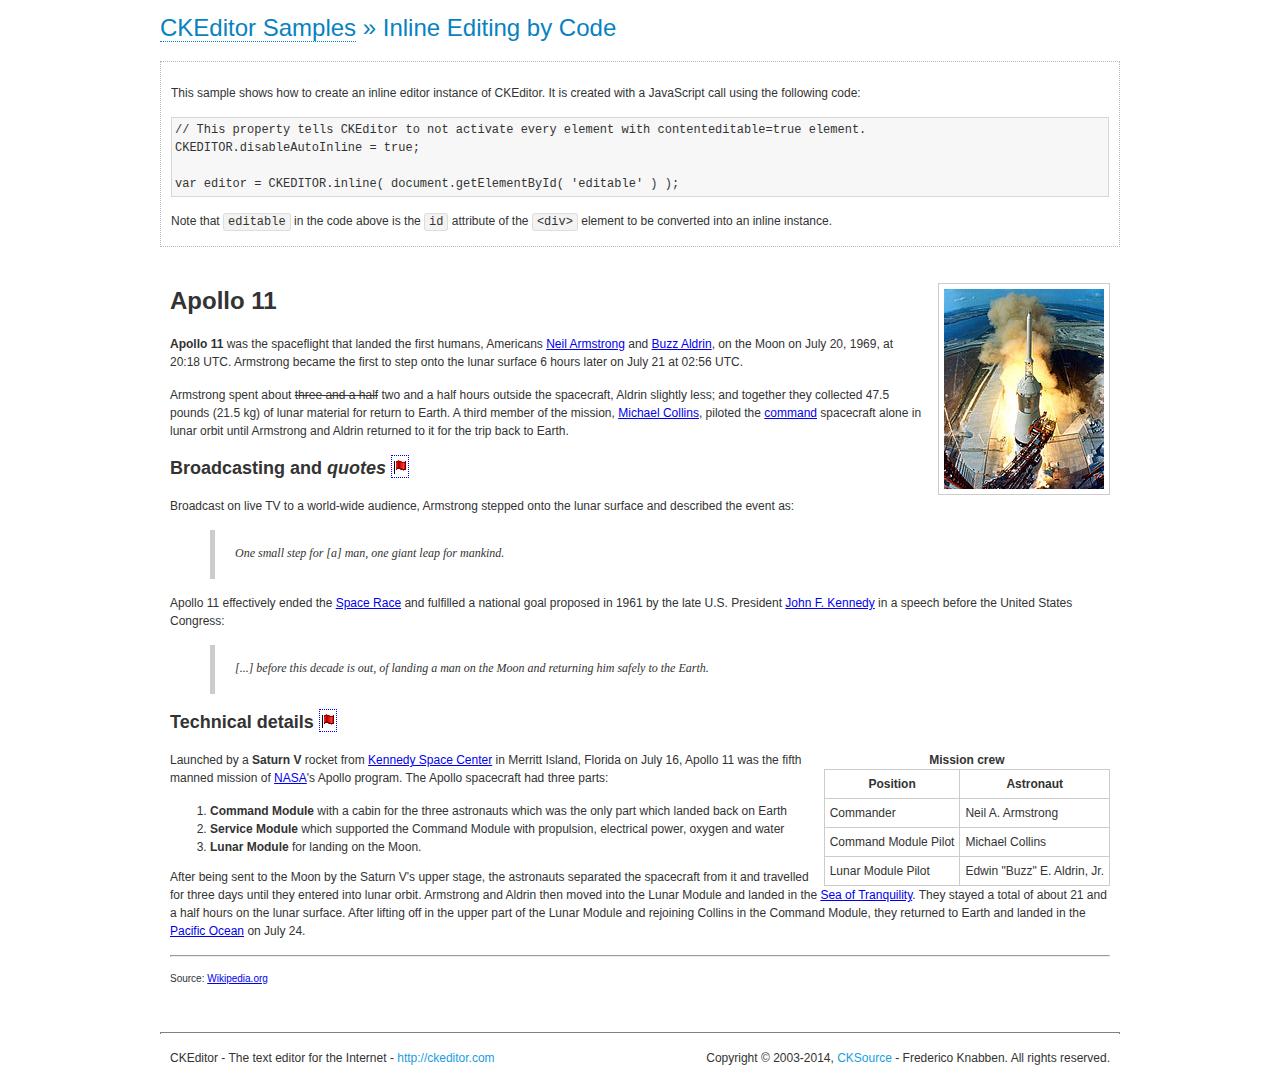
<file: HACO_System/src/main/webapp/resources/ckeditor/samples/inlinebycode.html>
<!DOCTYPE html>
<!--
Copyright (c) 2003-2014, CKSource - Frederico Knabben. All rights reserved.
For licensing, see LICENSE.md or http://ckeditor.com/license
-->
<html>
<head>
	<meta charset="utf-8">
	<title>Inline Editing by Code &mdash; CKEditor Sample</title>
	<script src="../ckeditor.js"></script>
	<link href="sample.css" rel="stylesheet">
	<style>

		#editable
		{
			padding: 10px;
			float: left;
		}

	</style>
</head>
<body>
	<h1 class="samples">
		<a href="index.html">CKEditor Samples</a> &raquo; Inline Editing by Code
	</h1>
	<div class="description">
		<p>
			This sample shows how to create an inline editor instance of CKEditor. It is created
			with a JavaScript call using the following code:
		</p>
<pre class="samples">
// This property tells CKEditor to not activate every element with contenteditable=true element.
CKEDITOR.disableAutoInline = true;

var editor = CKEDITOR.inline( document.getElementById( 'editable' ) );
</pre>
		<p>
			Note that <code>editable</code> in the code above is the <code>id</code>
			attribute of the <code>&lt;div&gt;</code> element to be converted into an inline instance.
		</p>
	</div>
	<div id="editable" contenteditable="true">
		<h1><img alt="Saturn V carrying Apollo 11" class="right" src="assets/sample.jpg" /> Apollo 11</h1>

		<p><b>Apollo 11</b> was the spaceflight that landed the first humans, Americans <a href="http://en.wikipedia.org/wiki/Neil_Armstrong" title="Neil Armstrong">Neil Armstrong</a> and <a href="http://en.wikipedia.org/wiki/Buzz_Aldrin" title="Buzz Aldrin">Buzz Aldrin</a>, on the Moon on July 20, 1969, at 20:18 UTC. Armstrong became the first to step onto the lunar surface 6 hours later on July 21 at 02:56 UTC.</p>

		<p>Armstrong spent about <s>three and a half</s> two and a half hours outside the spacecraft, Aldrin slightly less; and together they collected 47.5 pounds (21.5&nbsp;kg) of lunar material for return to Earth. A third member of the mission, <a href="http://en.wikipedia.org/wiki/Michael_Collins_(astronaut)" title="Michael Collins (astronaut)">Michael Collins</a>, piloted the <a href="http://en.wikipedia.org/wiki/Apollo_Command/Service_Module" title="Apollo Command/Service Module">command</a> spacecraft alone in lunar orbit until Armstrong and Aldrin returned to it for the trip back to Earth.</p>

		<h2>Broadcasting and <em>quotes</em> <a id="quotes" name="quotes"></a></h2>

		<p>Broadcast on live TV to a world-wide audience, Armstrong stepped onto the lunar surface and described the event as:</p>

		<blockquote>
			<p>One small step for [a] man, one giant leap for mankind.</p>
		</blockquote>

		<p>Apollo 11 effectively ended the <a href="http://en.wikipedia.org/wiki/Space_Race" title="Space Race">Space Race</a> and fulfilled a national goal proposed in 1961 by the late U.S. President <a href="http://en.wikipedia.org/wiki/John_F._Kennedy" title="John F. Kennedy">John F. Kennedy</a> in a speech before the United States Congress:</p>

		<blockquote>
			<p>[...] before this decade is out, of landing a man on the Moon and returning him safely to the Earth.</p>
		</blockquote>

		<h2>Technical details <a id="tech-details" name="tech-details"></a></h2>

		<table align="right" border="1" bordercolor="#ccc" cellpadding="5" cellspacing="0" style="border-collapse:collapse;margin:10px 0 10px 15px;">
			<caption><strong>Mission crew</strong></caption>
			<thead>
			<tr>
				<th scope="col">Position</th>
				<th scope="col">Astronaut</th>
			</tr>
			</thead>
			<tbody>
			<tr>
				<td>Commander</td>
				<td>Neil A. Armstrong</td>
			</tr>
			<tr>
				<td>Command Module Pilot</td>
				<td>Michael Collins</td>
			</tr>
			<tr>
				<td>Lunar Module Pilot</td>
				<td>Edwin &quot;Buzz&quot; E. Aldrin, Jr.</td>
			</tr>
			</tbody>
		</table>

		<p>Launched by a <strong>Saturn V</strong> rocket from <a href="http://en.wikipedia.org/wiki/Kennedy_Space_Center" title="Kennedy Space Center">Kennedy Space Center</a> in Merritt Island, Florida on July 16, Apollo 11 was the fifth manned mission of <a href="http://en.wikipedia.org/wiki/NASA" title="NASA">NASA</a>&#39;s Apollo program. The Apollo spacecraft had three parts:</p>

		<ol>
			<li><strong>Command Module</strong> with a cabin for the three astronauts which was the only part which landed back on Earth</li>
			<li><strong>Service Module</strong> which supported the Command Module with propulsion, electrical power, oxygen and water</li>
			<li><strong>Lunar Module</strong> for landing on the Moon.</li>
		</ol>

		<p>After being sent to the Moon by the Saturn V&#39;s upper stage, the astronauts separated the spacecraft from it and travelled for three days until they entered into lunar orbit. Armstrong and Aldrin then moved into the Lunar Module and landed in the <a href="http://en.wikipedia.org/wiki/Mare_Tranquillitatis" title="Mare Tranquillitatis">Sea of Tranquility</a>. They stayed a total of about 21 and a half hours on the lunar surface. After lifting off in the upper part of the Lunar Module and rejoining Collins in the Command Module, they returned to Earth and landed in the <a href="http://en.wikipedia.org/wiki/Pacific_Ocean" title="Pacific Ocean">Pacific Ocean</a> on July 24.</p>

		<hr />
		<p style="text-align: right;"><small>Source: <a href="http://en.wikipedia.org/wiki/Apollo_11">Wikipedia.org</a></small></p>
	</div>

	<script>
		// We need to turn off the automatic editor creation first.
		CKEDITOR.disableAutoInline = true;

		var editor = CKEDITOR.inline( 'editable' );
	</script>
	<div id="footer">
		<hr>
		<p contenteditable="true">
			CKEditor - The text editor for the Internet - <a class="samples" href="http://ckeditor.com/">
				http://ckeditor.com</a>
		</p>
		<p id="copy">
			Copyright &copy; 2003-2014, <a class="samples" href="http://cksource.com/">CKSource</a>
			- Frederico Knabben. All rights reserved.
		</p>
	</div>
</body>
</html>
</file>
<file: Foundation/src/main/webapp/resources/assets/lineicons/style.css>
@font-face {
	font-family: 'linecons';
	src:url('fonts/linecons.eot');
}
@font-face {
	font-family: 'linecons';
	src: url([data-uri]) format('svg'),
		 url([data-uri]) format('truetype');
	font-weight: normal;
	font-style: normal;
}

/* Use the following CSS code if you want to use data attributes for inserting your icons */
[data-icon]:before {
	font-family: 'linecons';
	content: attr(data-icon);
	speak: none;
	font-weight: normal;
	line-height: 1;
	-webkit-font-smoothing: antialiased;
}

/* Use the following CSS code if you want to have a class per icon */
[class^="li_"]:before, [class*=" li_"]:before {
	font-family: 'linecons';
	font-style: normal;
	speak: none;
	font-weight: normal;
	line-height: 1;
	-webkit-font-smoothing: antialiased;
}
.li_heart:before {
	content: "\e000";
}
.li_cloud:before {
	content: "\e001";
}
.li_star:before {
	content: "\e002";
}
.li_tv:before {
	content: "\e003";
}
.li_sound:before {
	content: "\e004";
}
.li_video:before {
	content: "\e005";
}
.li_trash:before {
	content: "\e006";
}
.li_user:before {
	content: "\e007";
}
.li_key:before {
	content: "\e008";
}
.li_search:before {
	content: "\e009";
}
.li_settings:before {
	content: "\e00a";
}
.li_camera:before {
	content: "\e00b";
}
.li_tag:before {
	content: "\e00c";
}
.li_lock:before {
	content: "\e00d";
}
.li_bulb:before {
	content: "\e00e";
}
.li_pen:before {
	content: "\e00f";
}
.li_diamond:before {
	content: "\e010";
}
.li_display:before {
	content: "\e011";
}
.li_location:before {
	content: "\e012";
}
.li_eye:before {
	content: "\e013";
}
.li_bubble:before {
	content: "\e014";
}
.li_stack:before {
	content: "\e015";
}
.li_cup:before {
	content: "\e016";
}
.li_phone:before {
	content: "\e017";
}
.li_news:before {
	content: "\e018";
}
.li_mail:before {
	content: "\e019";
}
.li_like:before {
	content: "\e01a";
}
.li_photo:before {
	content: "\e01b";
}
.li_note:before {
	content: "\e01c";
}
.li_clock:before {
	content: "\e01d";
}
.li_paperplane:before {
	content: "\e01e";
}
.li_params:before {
	content: "\e01f";
}
.li_banknote:before {
	content: "\e020";
}
.li_data:before {
	content: "\e021";
}
.li_music:before {
	content: "\e022";
}
.li_megaphone:before {
	content: "\e023";
}
.li_study:before {
	content: "\e024";
}
.li_lab:before {
	content: "\e025";
}
.li_food:before {
	content: "\e026";
}
.li_t-shirt:before {
	content: "\e027";
}
.li_fire:before {
	content: "\e028";
}
.li_clip:before {
	content: "\e029";
}
.li_shop:before {
	content: "\e02a";
}
.li_calendar:before {
	content: "\e02b";
}
.li_vallet:before {
	content: "\e02c";
}
.li_vynil:before {
	content: "\e02d";
}
.li_truck:before {
	content: "\e02e";
}
.li_world:before {
	content: "\e02f";
}
</file>
<file: HACO_System/src/main/webapp/resources/ckeditor/samples/sample.css>
/*
Copyright (c) 2003-2014, CKSource - Frederico Knabben. All rights reserved.
For licensing, see LICENSE.md or http://ckeditor.com/license
*/

html, body, h1, h2, h3, h4, h5, h6, div, span, blockquote, p, address, form, fieldset, img, ul, ol, dl, dt, dd, li, hr, table, td, th, strong, em, sup, sub, dfn, ins, del, q, cite, var, samp, code, kbd, tt, pre
{
	line-height: 1.5;
}

body
{
	padding: 10px 30px;
}

input, textarea, select, option, optgroup, button, td, th
{
	font-size: 100%;
}

pre
{
	-moz-tab-size: 4;
	-o-tab-size: 4;
	-webkit-tab-size: 4;
	tab-size: 4;
}

pre, code, kbd, samp, tt
{
	font-family: monospace,monospace;
	font-size: 1em;
}

body {
	width: 960px;
	margin: 0 auto;
}

code
{
	background: #f3f3f3;
	border: 1px solid #ddd;
	padding: 1px 4px;

	-moz-border-radius: 3px;
	-webkit-border-radius: 3px;
	border-radius: 3px;
}

abbr
{
	border-bottom: 1px dotted #555;
	cursor: pointer;
}

.new, .beta
{
	text-transform: uppercase;
	font-size: 10px;
	font-weight: bold;
	padding: 1px 4px;
	margin: 0 0 0 5px;
	color: #fff;
	float: right;

	-moz-border-radius: 3px;
	-webkit-border-radius: 3px;
	border-radius: 3px;
}

.new
{
	background: #FF7E00;
	border: 1px solid #DA8028;
	text-shadow: 0 1px 0 #C97626;

	-moz-box-shadow: 0 2px 3px 0 #FFA54E inset;
	-webkit-box-shadow: 0 2px 3px 0 #FFA54E inset;
	box-shadow: 0 2px 3px 0 #FFA54E inset;
}

.beta
{
	background: #18C0DF;
	border: 1px solid #19AAD8;
	text-shadow: 0 1px 0 #048CAD;
	font-style: italic;

	-moz-box-shadow: 0 2px 3px 0 #50D4FD inset;
	-webkit-box-shadow: 0 2px 3px 0 #50D4FD inset;
	box-shadow: 0 2px 3px 0 #50D4FD inset;
}

h1.samples
{
	color: #0782C1;
	font-size: 200%;
	font-weight: normal;
	margin: 0;
	padding: 0;
}

h1.samples a
{
	color: #0782C1;
	text-decoration: none;
	border-bottom: 1px dotted #0782C1;
}

.samples a:hover
{
	border-bottom: 1px dotted #0782C1;
}

h2.samples
{
	color: #000000;
	font-size: 130%;
	margin: 15px 0 0 0;
	padding: 0;
}

p, blockquote, address, form, pre, dl, h1.samples, h2.samples
{
	margin-bottom: 15px;
}

ul.samples
{
	margin-bottom: 15px;
}

.clear
{
	clear: both;
}

fieldset
{
	margin: 0;
	padding: 10px;
}

body, input, textarea
{
	color: #333333;
	font-family: Arial, Helvetica, sans-serif;
}

body
{
	font-size: 75%;
}

a.samples
{
	color: #189DE1;
	text-decoration: none;
}

form
{
	margin: 0;
	padding: 0;
}

pre.samples
{
	background-color: #F7F7F7;
	border: 1px solid #D7D7D7;
	overflow: auto;
	padding: 0.25em;
	white-space: pre-wrap; /* CSS 2.1 */
	word-wrap: break-word; /* IE7 */
}

#footer
{
	clear: both;
	padding-top: 10px;
}

#footer hr
{
	margin: 10px 0 15px 0;
	height: 1px;
	border: solid 1px gray;
	border-bottom: none;
}

#footer p
{
	margin: 0 10px 10px 10px;
	float: left;
}

#footer #copy
{
	float: right;
}

#outputSample
{
	width: 100%;
	table-layout: fixed;
}

#outputSample thead th
{
	color: #dddddd;
	background-color: #999999;
	padding: 4px;
	white-space: nowrap;
}

#outputSample tbody th
{
	vertical-align: top;
	text-align: left;
}

#outputSample pre
{
	margin: 0;
	padding: 0;
}

.description
{
	border: 1px dotted #B7B7B7;
	margin-bottom: 10px;
	padding: 10px 10px 0;
	overflow: hidden;
}

label
{
	display: block;
	margin-bottom: 6px;
}

/**
 *	CKEditor editables are automatically set with the "cke_editable" class
 *	plus cke_editable_(inline|themed) depending on the editor type.
 */

/* Style a bit the inline editables. */
.cke_editable.cke_editable_inline
{
	cursor: pointer;
}

/* Once an editable element gets focused, the "cke_focus" class is
   added to it, so we can style it differently. */
.cke_editable.cke_editable_inline.cke_focus
{
	box-shadow: inset 0px 0px 20px 3px #ddd, inset 0 0 1px #000;
	outline: none;
	background: #eee;
	cursor: text;
}

/* Avoid pre-formatted overflows inline editable. */
.cke_editable_inline pre
{
	white-space: pre-wrap;
	word-wrap: break-word;
}

/**
 *	Samples index styles.
 */

.twoColumns,
.twoColumnsLeft,
.twoColumnsRight
{
	overflow: hidden;
}

.twoColumnsLeft,
.twoColumnsRight
{
	width: 45%;
}

.twoColumnsLeft
{
	float: left;
}

.twoColumnsRight
{
	float: right;
}

dl.samples
{
	padding: 0 0 0 40px;
}
dl.samples > dt
{
	display: list-item;
	list-style-type: disc;
	list-style-position: outside;
	margin: 0 0 3px;
}
dl.samples > dd
{
	margin: 0 0 3px;
}
.warning
{
	color: #ff0000;
	background-color: #FFCCBA;
	border: 2px dotted #ff0000;
	padding: 15px 10px;
	margin: 10px 0;
}

/* Used on inline samples */

blockquote
{
	font-style: italic;
	font-family: Georgia, Times, "Times New Roman", serif;
	padding: 2px 0;
	border-style: solid;
	border-color: #ccc;
	border-width: 0;
}

.cke_contents_ltr blockquote
{
	padding-left: 20px;
	padding-right: 8px;
	border-left-width: 5px;
}

.cke_contents_rtl blockquote
{
	padding-left: 8px;
	padding-right: 20px;
	border-right-width: 5px;
}

img.right {
	border: 1px solid #ccc;
	float: right;
	margin-left: 15px;
	padding: 5px;
}

img.left {
	border: 1px solid #ccc;
	float: left;
	margin-right: 15px;
	padding: 5px;
}

.marker
{
	background-color: Yellow;
}
</file>
